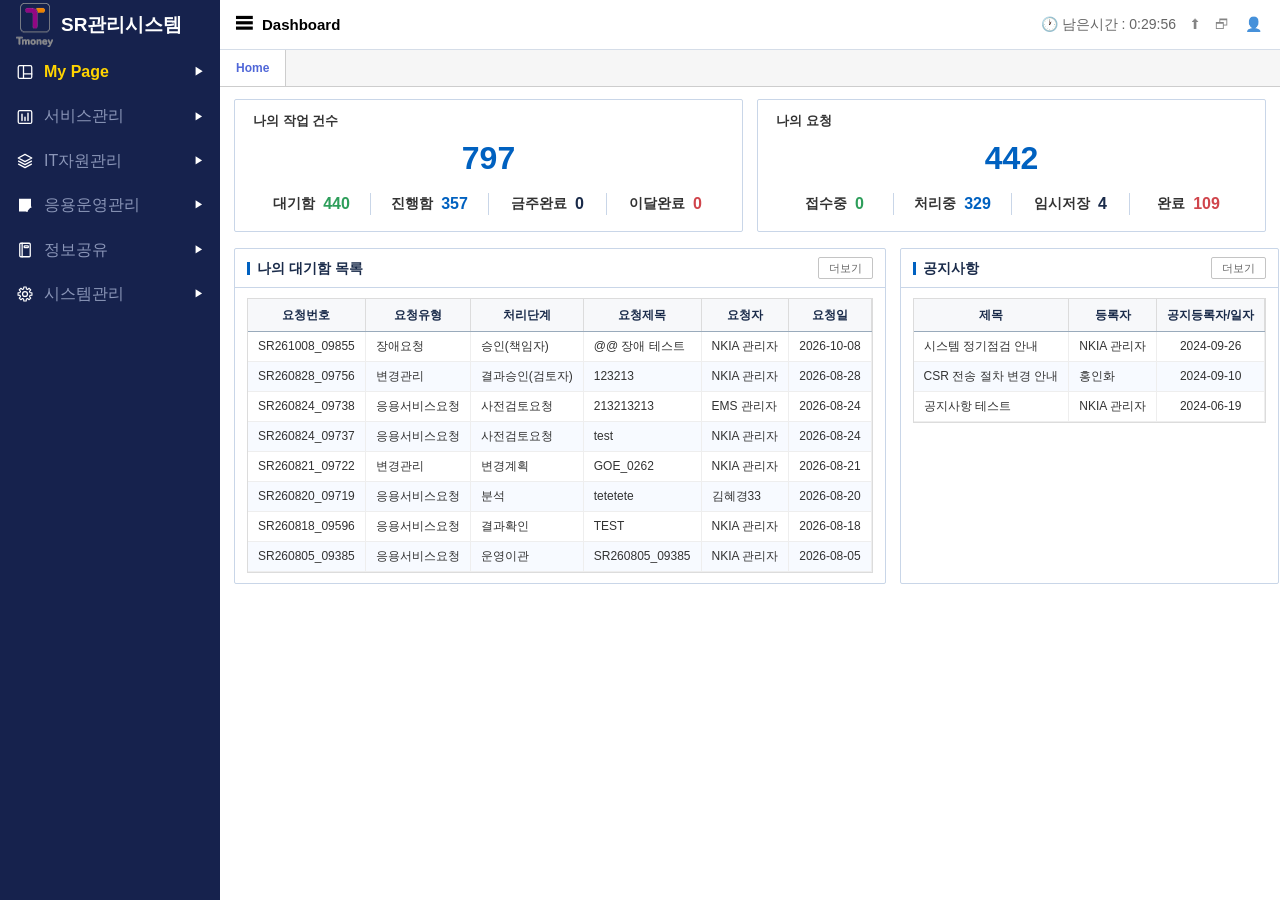
<file: index.html>
<!DOCTYPE html>
<html lang="ko">
<head>
  <meta charset="utf-8">
  <meta name="viewport" content="width=device-width, initial-scale=1">
  <title>SR관리시스템 | Tmoney ITSM</title>
  <link rel="stylesheet" href="assets/css/tokens.css">
  <link rel="stylesheet" href="assets/css/common.css">
</head>
<body>
<div class="app">

  <!-- ===== 좌측 메뉴 (셸 · 영구 유지) — Tmoney 원본 메뉴체계(6 대분류 · 37 중분류 · 123 소분류) ===== -->
  <nav class="app-lnb">
    <div class="lnb-logo"><span class="mark"></span>SR관리시스템</div>

    <!-- depth-1: My Page (ME0800) -->
    <div class="lnb-node">
      <!-- ps-font-icon-layout-o -->
      <div class="lnb-top has-children"><span class="ic"><svg viewBox="0 0 24 24"><rect x="3" y="3.5" width="18" height="17" rx="2"/><path d="M10 3.5v17M10 14.5h11"/></svg></span>My Page<span class="chev">▶</span></div>
      <div class="lnb-children">
        <div class="lnb-node">
          <div class="lnb-sub has-children">· 서비스요청<span class="chev">▶</span></div>
          <div class="lnb-children">
            <a class="lnb-leaf">인프라서비스요청</a>
            <a class="lnb-leaf">응용서비스요청(CSR)</a>
          </div>
        </div>
        <div class="lnb-node">
          <div class="lnb-sub has-children">· 단순문의<span class="chev">▶</span></div>
          <div class="lnb-children">
            <a class="lnb-leaf">인프라단순문의</a>
            <a class="lnb-leaf">응용단순문의</a>
          </div>
        </div>
        <div class="lnb-node">
          <div class="lnb-sub has-children">· 서비스요청(병행)<span class="chev">▶</span></div>
          <div class="lnb-children">
            <a class="lnb-leaf">운영관리도구신청(신규인력)</a>
            <a class="lnb-leaf">클라우드/NW/보안 병행작업</a>
            <a class="lnb-leaf">내부통신요청</a>
            <a class="lnb-leaf">대외통신요청</a>
          </div>
        </div>
        <div class="lnb-node">
          <div class="lnb-sub has-children">· 나의 작업함<span class="chev">▶</span></div>
          <div class="lnb-children">
            <a class="lnb-leaf impl" href="pages/mypage.html"
               data-src="pages/mypage.html"
               data-path="My Page 〉 나의 작업함 〉 대기함"
               data-label="대기함" data-id="mypage">대기함</a>
            <a class="lnb-leaf">진행함</a>
            <a class="lnb-leaf">완료함</a>
            <a class="lnb-leaf">요청이력함</a>
          </div>
        </div>
      </div>
    </div>

    <!-- depth-1: 서비스관리 (ME0002) -->
    <div class="lnb-node">
      <!-- ps-font-icon-bar-chart-2 -->
      <div class="lnb-top has-children"><span class="ic"><svg viewBox="0 0 24 24"><rect x="3" y="3.5" width="18" height="17" rx="2"/><path d="M8 16.6V8.4M12 16.6v-4.2M16 16.6V7" stroke-width="1.9"/></svg></span>서비스관리<span class="chev">▶</span></div>
      <div class="lnb-children">
        <div class="lnb-node">
          <div class="lnb-sub has-children">· 서비스요청현황<span class="chev">▶</span></div>
          <div class="lnb-children">
            <a class="lnb-leaf">종합요청현황</a>
            <a class="lnb-leaf">인프라서비스요청현황</a>
            <a class="lnb-leaf">인프라단순문의현황</a>
            <a class="lnb-leaf">응용 서비스요청현황</a>
            <a class="lnb-leaf">응용단순문의현황</a>
          </div>
        </div>
        <div class="lnb-node">
          <div class="lnb-sub has-children">· 인프라변경관리<span class="chev">▶</span></div>
          <div class="lnb-children">
            <a class="lnb-leaf">인프라변경등록</a>
            <a class="lnb-leaf">인프라변경관리현황</a>
            <a class="lnb-leaf">인프라구성(항목)변경등록</a>
            <a class="lnb-leaf">인프라구성(항목)변경현황</a>
          </div>
        </div>
        <div class="lnb-node">
          <div class="lnb-sub has-children">· 장애/이벤트관리<span class="chev">▶</span></div>
          <div class="lnb-children">
            <a class="lnb-leaf">장애/이벤트등록</a>
            <a class="lnb-leaf">장애/이벤트관리현황</a>
            <a class="lnb-leaf">재발방지대책등록</a>
            <a class="lnb-leaf">재발방지대책현황</a>
          </div>
        </div>
        <div class="lnb-node">
          <div class="lnb-sub has-children">· 문제관리<span class="chev">▶</span></div>
          <div class="lnb-children">
            <a class="lnb-leaf">문제등록</a>
            <a class="lnb-leaf">문제관리현황</a>
          </div>
        </div>
        <div class="lnb-node">
          <div class="lnb-sub has-children">· 결함관리<span class="chev">▶</span></div>
          <div class="lnb-children">
            <a class="lnb-leaf">결함등록</a>
            <a class="lnb-leaf">결함관리현황</a>
          </div>
        </div>
        <div class="lnb-node">
          <div class="lnb-sub has-children">· SMCT이력조회<span class="chev">▶</span></div>
          <div class="lnb-children">
            <a class="lnb-leaf">작업의뢰이력조회</a>
            <a class="lnb-leaf">CSR이력조회</a>
          </div>
        </div>
      </div>
    </div>

    <!-- depth-1: IT자원관리 (ME0306) -->
    <div class="lnb-node">
      <!-- ps-font-icon-layer-o -->
      <div class="lnb-top has-children"><span class="ic"><svg viewBox="0 0 24 24"><path d="M12 3.2L21 8l-9 4.8L3 8z"/><path d="M3.4 12.2L12 16.8l8.6-4.6"/><path d="M3.4 16.2L12 20.8l8.6-4.6"/></svg></span>IT자원관리<span class="chev">▶</span></div>
      <div class="lnb-children">
        <div class="lnb-node">
          <div class="lnb-sub has-children">· IT자원구성정보관리<span class="chev">▶</span></div>
          <div class="lnb-children">
            <a class="lnb-leaf">IT자원구성정보관리</a>
            <a class="lnb-leaf">IT자원변경이력현황</a>
            <a class="lnb-leaf">재현테스트</a>
          </div>
        </div>
        <div class="lnb-node">
          <div class="lnb-sub has-children">· IT자원등록<span class="chev">▶</span></div>
          <div class="lnb-children">
            <a class="lnb-leaf">IT자원등록요청(건별)</a>
            <a class="lnb-leaf">IT자원등록요청(일괄)</a>
            <a class="lnb-leaf">IT자원등록요청검토</a>
            <a class="lnb-leaf">IT자원등록요청승인</a>
            <a class="lnb-leaf">IT자원등록요청반영</a>
          </div>
        </div>
        <div class="lnb-node">
          <div class="lnb-sub has-children">· IT자원일괄변경<span class="chev">▶</span></div>
          <div class="lnb-children">
            <a class="lnb-leaf">IT자원목록조회(다운로드)</a>
            <a class="lnb-leaf">IT자원일괄변경</a>
          </div>
        </div>
        <div class="lnb-node">
          <div class="lnb-sub has-children">· 회선관리<span class="chev">▶</span></div>
          <div class="lnb-children">
            <a class="lnb-leaf">회선관리</a>
          </div>
        </div>
        <div class="lnb-node">
          <div class="lnb-sub has-children">· IT자원현황통계<span class="chev">▶</span></div>
          <div class="lnb-children">
            <a class="lnb-leaf">분류체계별현황</a>
            <a class="lnb-leaf">연도별도입현황</a>
            <a class="lnb-leaf">연도별폐기현황</a>
            <a class="lnb-leaf">폐기자원조회</a>
          </div>
        </div>
        <div class="lnb-node">
          <div class="lnb-sub has-children">· IT자원삭제(관리자)<span class="chev">▶</span></div>
          <div class="lnb-children">
            <a class="lnb-leaf">IT자원삭제</a>
            <a class="lnb-leaf">IT자원삭제이력</a>
          </div>
        </div>
        <div class="lnb-node">
          <div class="lnb-sub has-children">· IT자원 기준정보관리<span class="chev">▶</span></div>
          <div class="lnb-children">
            <a class="lnb-leaf">분류체계관리</a>
            <a class="lnb-leaf">속성관리</a>
            <a class="lnb-leaf">테이블관리</a>
            <a class="lnb-leaf">분류체계별 속성관리</a>
            <a class="lnb-leaf">분류체계 속성 동기화</a>
            <a class="lnb-leaf">위치관리</a>
            <a class="lnb-leaf">IT자원 뷰테이블 관리</a>
          </div>
        </div>
        <div class="lnb-node">
          <div class="lnb-sub has-children">· 사업/계약관리<span class="chev">▶</span></div>
          <div class="lnb-children">
            <a class="lnb-leaf">유지보수계약관리</a>
            <a class="lnb-leaf">업체관리</a>
          </div>
        </div>
      </div>
    </div>

    <!-- depth-1: 응용운영관리 (ME1298) -->
    <div class="lnb-node">
      <!-- ps-font-icon-sticky-note -->
      <div class="lnb-top has-children"><span class="ic"><svg viewBox="0 0 24 24"><path d="M4 3.5h16v11.2L14.7 20.5H4z" fill="currentColor" stroke="none"/><path d="M14.7 20.5v-5.8H20" /></svg></span>응용운영관리<span class="chev">▶</span></div>
      <div class="lnb-children">
        <div class="lnb-node">
          <div class="lnb-sub has-children">· 시스템업무관리<span class="chev">▶</span></div>
          <div class="lnb-children">
            <a class="lnb-leaf">시스템업무관리</a>
            <a class="lnb-leaf">시스템업무조회</a>
          </div>
        </div>
        <div class="lnb-node">
          <div class="lnb-sub has-children">· 테스트관리<span class="chev">▶</span></div>
          <div class="lnb-children">
            <a class="lnb-leaf">테스트시나리오관리</a>
          </div>
        </div>
      </div>
    </div>

    <!-- depth-1: 정보공유 (ME0772) -->
    <div class="lnb-node">
      <!-- ps-font-icon-dictionary -->
      <div class="lnb-top has-children"><span class="ic"><svg viewBox="0 0 24 24"><rect x="5" y="3" width="14" height="18" rx="1.4"/><path d="M8.2 3v18"/><rect x="11" y="6.4" width="5.4" height="2.4" rx=".6"/></svg></span>정보공유<span class="chev">▶</span></div>
      <div class="lnb-children">
        <div class="lnb-node">
          <div class="lnb-sub has-children">· 게시판<span class="chev">▶</span></div>
          <div class="lnb-children">
            <a class="lnb-leaf">유형별Q&amp;A</a>
            <a class="lnb-leaf">CSR게시판</a>
          </div>
        </div>
        <div class="lnb-node">
          <div class="lnb-sub has-children">· 지식관리<span class="chev">▶</span></div>
          <div class="lnb-children">
            <a class="lnb-leaf">KEDB 관리</a>
            <a class="lnb-leaf">KEDB 조회</a>
          </div>
        </div>
      </div>
    </div>

    <!-- depth-1: 시스템관리 (ME0005) -->
    <div class="lnb-node">
      <!-- ps-font-icon-settings-o -->
      <div class="lnb-top has-children"><span class="ic"><svg viewBox="0 0 24 24"><path d="M21.26 10.38 21.26 13.62 18.64 13.87 18.02 15.37 19.69 17.41 17.41 19.69 15.37 18.02 13.87 18.64 13.62 21.26 10.38 21.26 10.13 18.64 8.63 18.02 6.59 19.69 4.31 17.41 5.98 15.37 5.36 13.87 2.74 13.62 2.74 10.38 5.36 10.13 5.98 8.63 4.31 6.59 6.59 4.31 8.63 5.98 10.13 5.36 10.38 2.74 13.62 2.74 13.87 5.36 15.37 5.98 17.41 4.31 19.69 6.59 18.02 8.63 18.64 10.13Z" stroke-width="1.5"/><circle cx="12" cy="12" r="3.3"/></svg></span>시스템관리<span class="chev">▶</span></div>
      <div class="lnb-children">
        <div class="lnb-node">
          <div class="lnb-sub has-children">· 조직관리<span class="chev">▶</span></div>
          <div class="lnb-children">
            <a class="lnb-leaf">조회대상 관리</a>
            <a class="lnb-leaf">부서관리</a>
            <a class="lnb-leaf">사용자관리</a>
          </div>
        </div>
        <div class="lnb-node">
          <div class="lnb-sub has-children">· 권한관리<span class="chev">▶</span></div>
          <div class="lnb-children">
            <a class="lnb-leaf">메뉴관리</a>
            <a class="lnb-leaf">메뉴권한 관리</a>
            <a class="lnb-leaf">사용자그룹 관리</a>
            <a class="lnb-leaf">담당자그룹 관리</a>
            <a class="lnb-leaf">IT자원 권한관리</a>
            <a class="lnb-leaf">홈위젯관리</a>
            <a class="lnb-leaf">위젯그룹관리</a>
          </div>
        </div>
        <div class="lnb-node">
          <div class="lnb-sub has-children">· 게시판관리<span class="chev">▶</span></div>
          <div class="lnb-children">
            <a class="lnb-leaf">공지사항관리</a>
            <a class="lnb-leaf">통합게시판 관리</a>
          </div>
        </div>
        <div class="lnb-node">
          <div class="lnb-sub has-children">· 로그인관리<span class="chev">▶</span></div>
          <div class="lnb-children">
            <a class="lnb-leaf">로그인 설정</a>
            <a class="lnb-leaf">로그인 이력조회</a>
          </div>
        </div>
        <div class="lnb-node">
          <div class="lnb-sub has-children">· 프로세스관리<span class="chev">▶</span></div>
          <div class="lnb-children">
            <a class="lnb-leaf">프로세스 데이터 관리</a>
            <a class="lnb-leaf">프로세스 삭제이력</a>
            <a class="lnb-leaf">프로세스 TASK 설정</a>
            <a class="lnb-leaf">프로세스 권한관리</a>
            <a class="lnb-leaf">프로세스 버전관리</a>
            <a class="lnb-leaf">프로세스 담당자관리</a>
            <a class="lnb-leaf">프로세스담당자일괄수정</a>
            <a class="lnb-leaf">프로세스 강제진행</a>
            <a class="lnb-leaf">프로세스 초기화</a>
          </div>
        </div>
        <div class="lnb-node">
          <div class="lnb-sub has-children">· 코드관리<span class="chev">▶</span></div>
          <div class="lnb-children">
            <a class="lnb-leaf">공통코드관리</a>
            <a class="lnb-leaf">멀티코드관리</a>
            <a class="lnb-leaf">공휴일관리</a>
            <a class="lnb-leaf">목록타이틀 관리</a>
          </div>
        </div>
        <div class="lnb-node">
          <div class="lnb-sub has-children">· 작업양식관리<span class="chev">▶</span></div>
          <div class="lnb-children">
            <a class="lnb-leaf">작업요청양식관리</a>
            <a class="lnb-leaf">고객사별 양식관리</a>
          </div>
        </div>
        <div class="lnb-node">
          <div class="lnb-sub has-children">· 현황마법사관리<span class="chev">▶</span></div>
          <div class="lnb-children">
            <a class="lnb-leaf">현황마법사 조회</a>
            <a class="lnb-leaf">현황마법사 등록</a>
          </div>
        </div>
        <div class="lnb-node">
          <div class="lnb-sub has-children">· AP관리<span class="chev">▶</span></div>
          <div class="lnb-children">
            <a class="lnb-leaf">프라퍼티관리</a>
            <a class="lnb-leaf">스케쥴러관리</a>
            <a class="lnb-leaf">소스관리</a>
            <a class="lnb-leaf">프라퍼티 암호화</a>
            <a class="lnb-leaf">사용자정의 쿼리</a>
            <a class="lnb-leaf">SMTP 관리</a>
            <a class="lnb-leaf">메일 템플릿 관리</a>
          </div>
        </div>
        <div class="lnb-node">
          <div class="lnb-sub has-children">· 서식파일관리<span class="chev">▶</span></div>
          <div class="lnb-children">
            <a class="lnb-leaf">서식파일 관리</a>
          </div>
        </div>
        <div class="lnb-node">
          <div class="lnb-sub has-children">· 데이터현황관리<span class="chev">▶</span></div>
          <div class="lnb-children">
            <a class="lnb-leaf">테이블컬럼</a>
            <a class="lnb-leaf">현황관리</a>
            <a class="lnb-leaf">항목설정</a>
            <a class="lnb-leaf">현황데이타검색</a>
            <a class="lnb-leaf">운영자현황조회</a>
            <a class="lnb-leaf">현황조회</a>
          </div>
        </div>
        <div class="lnb-node">
          <div class="lnb-sub has-children">· 이력관리<span class="chev">▶</span></div>
          <div class="lnb-children">
            <a class="lnb-leaf">사용자정보변경이력</a>
            <a class="lnb-leaf">사용자그룹변경이력</a>
            <a class="lnb-leaf">고객사정보변경이력</a>
            <a class="lnb-leaf">로그 이력</a>
            <a class="lnb-leaf">엑셀다운로드 이력</a>
          </div>
        </div>
        <div class="lnb-node">
          <div class="lnb-sub has-children">· 엑셀업로드<span class="chev">▶</span></div>
          <div class="lnb-children">
            <a class="lnb-leaf">엑셀업로드</a>
            <a class="lnb-leaf">엑셀속성관리</a>
            <a class="lnb-leaf">엑셀팝업관리</a>
          </div>
        </div>
        <div class="lnb-node">
          <div class="lnb-sub has-children">· ITSM디자인 관리<span class="chev">▶</span></div>
          <div class="lnb-children">
            <a class="lnb-leaf">프로세스디자이너</a>
            <a class="lnb-leaf">폼디자이너</a>
            <a class="lnb-leaf">DB관리(상세)</a>
            <a class="lnb-leaf">DB관리(개별)</a>
          </div>
        </div>
        <div class="lnb-node">
          <div class="lnb-sub has-children">· 표준연계<span class="chev">▶</span></div>
          <div class="lnb-children">
            <a class="lnb-leaf">표준연계조회</a>
            <a class="lnb-leaf">표준연계관리</a>
          </div>
        </div>
      </div>
    </div>

  </nav>

  <!-- ===== 우측 영역 (셸 · 헤더/탭 영구 유지, 콘텐츠만 iframe 교체) ===== -->
  <div class="app-main">

    <!-- 흰색 헤더 -->
    <header class="app-gnb">
      <div class="gnb-path">
        <span class="hamburger">☰</span>
        <span id="gnbPath">Dashboard</span>
      </div>
      <div class="gnb-right">
        <span>🕐 남은시간 : 0:29:56</span>
        <span class="icon">⬆</span>
        <span class="icon">🗗</span>
        <span class="icon">👤</span>
      </div>
    </header>

    <!-- 콘텐츠 탭 바 -->
    <div class="app-tabs" id="appTabs">
      <div class="app-tab active" data-id="home">Home</div>
    </div>

    <!-- 콘텐츠 영역 (iframe 으로 교체) -->
    <iframe class="content-frame" id="contentFrame" src="pages/home.html" title="콘텐츠"></iframe>
  </div>
</div>

<script>
(function () {
  var frame  = document.getElementById('contentFrame');
  var pathEl = document.getElementById('gnbPath');
  var tabs   = document.getElementById('appTabs');
  var HOME   = { id: 'home', src: 'pages/home.html', path: 'Dashboard', label: 'Home' };

  function activate(id) {
    Array.prototype.forEach.call(tabs.querySelectorAll('.app-tab'), function (t) {
      t.classList.toggle('active', t.dataset.id === id);
    });
  }
  function load(p) { frame.src = p.src; pathEl.textContent = p.path; }

  function open(p) {
    if (p.id !== 'home' && !tabs.querySelector('.app-tab[data-id="' + p.id + '"]')) {
      var tab = document.createElement('div');
      tab.className = 'app-tab';
      tab.dataset.id = p.id;
      tab.innerHTML = p.label + ' <span class="x">✕</span>';
      tab.addEventListener('click', function (e) {
        if (e.target.classList.contains('x')) { e.stopPropagation(); closeTab(p); }
        else { load(p); activate(p.id); }
      });
      tabs.appendChild(tab);
    }
    load(p); activate(p.id);
  }
  function closeTab(p) {
    var tab = tabs.querySelector('.app-tab[data-id="' + p.id + '"]');
    if (tab) tab.remove();
    open(HOME);
  }

  tabs.querySelector('.app-tab[data-id="home"]').addEventListener('click', function () { open(HOME); });

  Array.prototype.forEach.call(document.querySelectorAll('[data-src]'), function (el) {
    el.addEventListener('click', function (e) {
      e.preventDefault();
      open({ id: el.dataset.id, src: el.dataset.src, path: el.dataset.path, label: el.dataset.label });
    });
  });

  /* iframe(콘텐츠 화면)에서 새 탭 열기 요청 (postMessage type=openTab) */
  window.addEventListener('message', function (e) {
    var d = e.data;
    if (d && d.type === 'openTab' && d.payload && d.payload.id && d.payload.src) open(d.payload);
  });

  /* 구현(신규·변경) 메뉴 강조 전파 — leaf(.lnb-leaf.impl)의 상위 중분류·대분류 헤더에도 .impl 부여.
     새 화면을 추가할 때는 해당 leaf 에 class="lnb-leaf impl" 만 붙이면 트리 상단까지 자동 강조된다. */
  Array.prototype.forEach.call(document.querySelectorAll('.lnb-leaf.impl'), function (leaf) {
    var node = leaf.closest('.lnb-node');
    while (node) {
      var head = node.querySelector(':scope > .lnb-top, :scope > .lnb-sub');
      if (head) head.classList.add('impl');
      node = node.parentElement ? node.parentElement.closest('.lnb-node') : null;
    }
  });

  /* 좌측 트리 펼침/접힘 (3-depth) — 헤더 클릭 시 부모 .lnb-node 토글 */
  Array.prototype.forEach.call(
    document.querySelectorAll('.lnb-top.has-children, .lnb-sub.has-children'),
    function (h) {
      h.addEventListener('click', function () {
        h.parentElement.classList.toggle('open');
      });
    });
})();
</script>
</body>
</html>
</file>
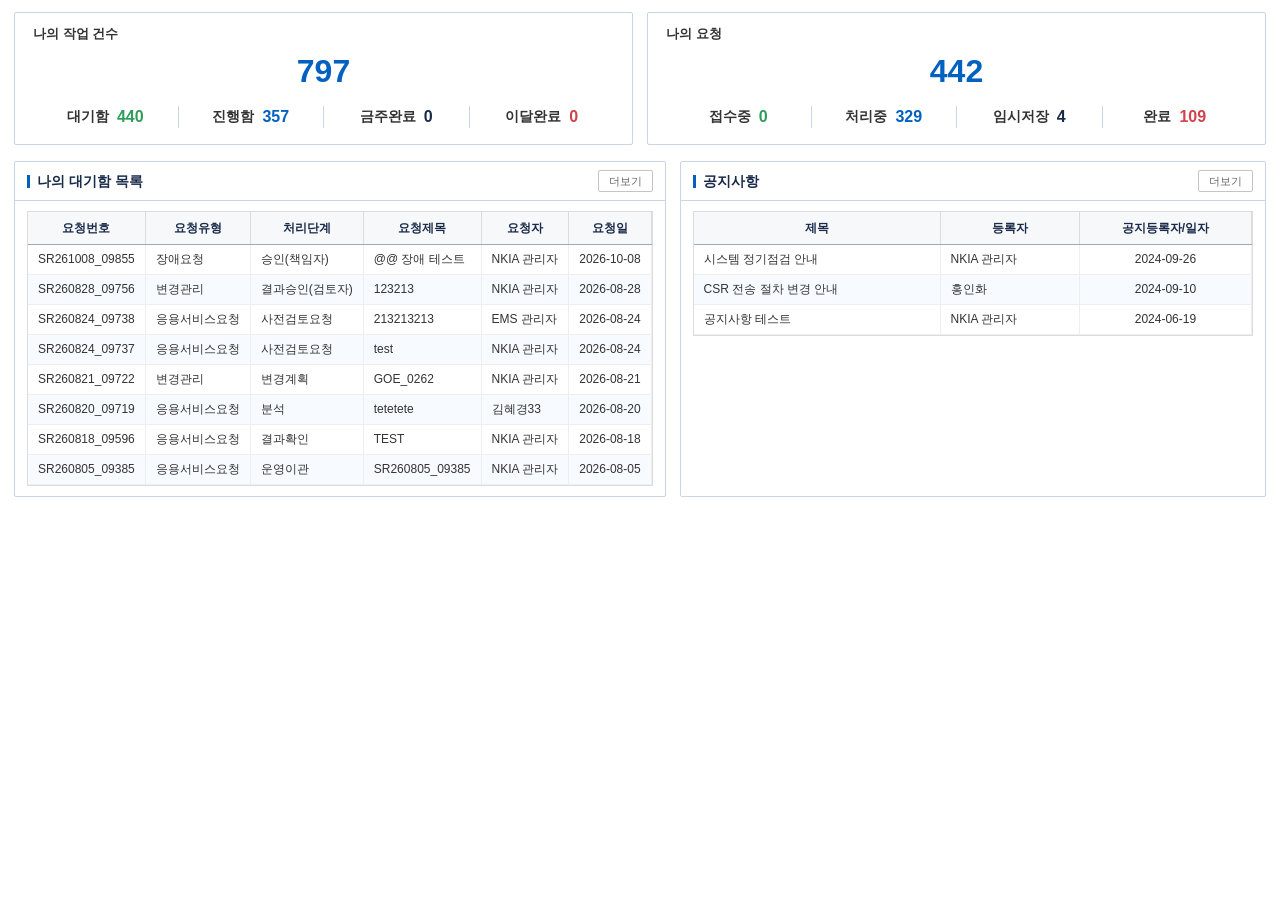
<file: pages/home.html>
<!DOCTYPE html>
<html lang="ko">
<head>
  <meta charset="utf-8">
  <meta name="viewport" content="width=device-width, initial-scale=1">
  <title>Dashboard | SR관리시스템</title>
  <link rel="stylesheet" href="../assets/css/tokens.css">
  <link rel="stylesheet" href="../assets/css/common.css">
</head>
<body class="content-page">
<!-- 콘텐츠 전용 문서: 셸(좌측 메뉴 + 상단 헤더 + 탭)은 index.html 이 유지 -->
<!-- 원본 Dashboard(homeWidgetDashboard) 구성: 나의 작업 건수 · 나의 요청 건수 · 나의 대기함 목록 · 공지사항 -->
  <main class="app-content">
    <div class="dashboard">

      <div class="dash-bottom">
        <section class="kpi">
          <div class="kpi-title">나의 작업 건수</div>
          <div class="kpi-total">797</div>
          <div class="kpi-breakdown">
            <span class="kpi-item">대기함 <b class="kpi-num--done">440</b></span>
            <span class="kpi-item">진행함 <b class="kpi-num--blue">357</b></span>
            <span class="kpi-item">금주완료 <b class="kpi-num--dark">0</b></span>
            <span class="kpi-item">이달완료 <b class="kpi-num--red">0</b></span>
          </div>
        </section>
        <section class="kpi">
          <div class="kpi-title">나의 요청</div>
          <div class="kpi-total">442</div>
          <div class="kpi-breakdown">
            <span class="kpi-item">접수중 <b class="kpi-num--done">0</b></span>
            <span class="kpi-item">처리중 <b class="kpi-num--blue">329</b></span>
            <span class="kpi-item">임시저장 <b class="kpi-num--dark">4</b></span>
            <span class="kpi-item">완료 <b class="kpi-num--red">109</b></span>
          </div>
        </section>
      </div>

      <div class="dash-bottom">
        <section class="card">
          <div class="card-head"><span class="title">나의 대기함 목록</span>
            <span class="more"><button class="btn btn--more">더보기</button></span></div>
          <div class="card-body">
            <div class="grid-scroll">
              <table class="grid">
                <thead><tr><th>요청번호</th><th>요청유형</th><th>처리단계</th><th>요청제목</th><th>요청자</th><th>요청일</th></tr></thead>
                <tbody>
                  <tr><td class="num">SR261008_09855</td><td>장애요청</td><td>승인(책임자)</td><td>@@ 장애 테스트</td><td>NKIA 관리자</td><td class="date">2026-10-08</td></tr>
                  <tr><td class="num">SR260828_09756</td><td>변경관리</td><td>결과승인(검토자)</td><td>123213</td><td>NKIA 관리자</td><td class="date">2026-08-28</td></tr>
                  <tr><td class="num">SR260824_09738</td><td>응용서비스요청</td><td>사전검토요청</td><td>213213213</td><td>EMS 관리자</td><td class="date">2026-08-24</td></tr>
                  <tr><td class="num">SR260824_09737</td><td>응용서비스요청</td><td>사전검토요청</td><td>test</td><td>NKIA 관리자</td><td class="date">2026-08-24</td></tr>
                  <tr><td class="num">SR260821_09722</td><td>변경관리</td><td>변경계획</td><td>GOE_0262</td><td>NKIA 관리자</td><td class="date">2026-08-21</td></tr>
                  <tr><td class="num">SR260820_09719</td><td>응용서비스요청</td><td>분석</td><td>tetetete</td><td>김혜경33</td><td class="date">2026-08-20</td></tr>
                  <tr><td class="num">SR260818_09596</td><td>응용서비스요청</td><td>결과확인</td><td>TEST</td><td>NKIA 관리자</td><td class="date">2026-08-18</td></tr>
                  <tr><td class="num">SR260805_09385</td><td>응용서비스요청</td><td>운영이관</td><td>SR260805_09385</td><td>NKIA 관리자</td><td class="date">2026-08-05</td></tr>
                </tbody>
              </table>
            </div>
          </div>
        </section>
        <section class="card">
          <div class="card-head"><span class="title">공지사항</span>
            <span class="more"><button class="btn btn--more">더보기</button></span></div>
          <div class="card-body">
            <div class="grid-scroll">
              <table class="grid">
                <thead><tr><th>제목</th><th>등록자</th><th>공지등록자/일자</th></tr></thead>
                <tbody>
                  <tr><td>시스템 정기점검 안내</td><td>NKIA 관리자</td><td class="date">2024-09-26</td></tr>
                  <tr><td>CSR 전송 절차 변경 안내</td><td>홍인화</td><td class="date">2024-09-10</td></tr>
                  <tr><td>공지사항 테스트</td><td>NKIA 관리자</td><td class="date">2024-06-19</td></tr>
                </tbody>
              </table>
            </div>
          </div>
        </section>
      </div>

    </div>
  </main>
</body>
</html>
</file>
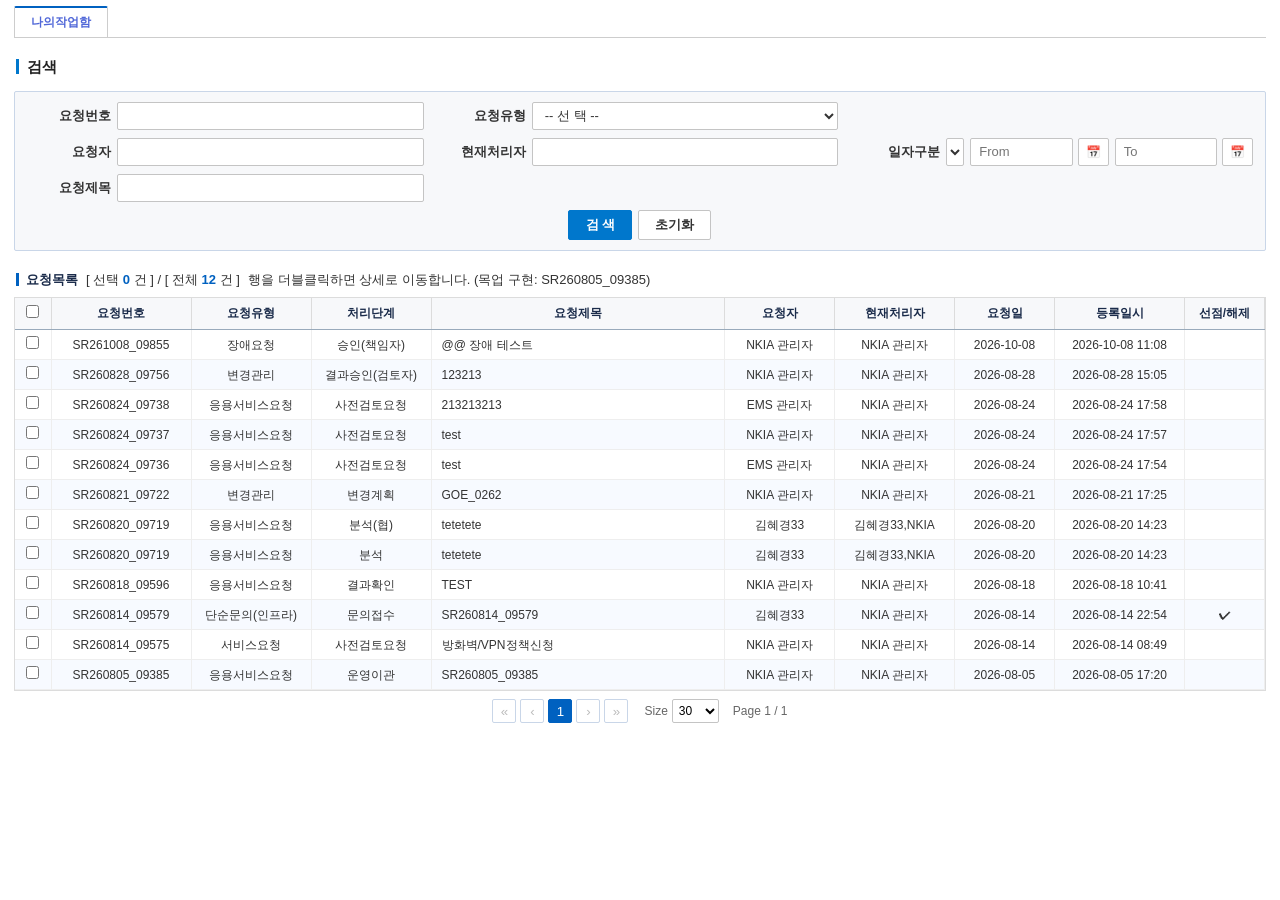
<file: pages/mypage.html>
<!DOCTYPE html>
<html lang="ko">
<head>
  <meta charset="utf-8">
  <meta name="viewport" content="width=device-width, initial-scale=1">
  <title>대기함 — My Page 〉 나의 작업함 | SR관리시스템</title>
  <link rel="stylesheet" href="../assets/css/tokens.css">
  <link rel="stylesheet" href="../assets/css/common.css">
  <script src="../assets/js/datepicker.js" defer></script>
</head>
<body class="content-page">
<!-- 콘텐츠 전용 문서: 셸(좌측 메뉴 + 상단 헤더 + 탭)은 index.html 이 유지 -->
<!-- 화면 정의서: functionMd/mypage.md
     흐름: 나의작업함(대기함 목록) → 행 더블클릭 → [요청번호] 운영이관 문서탭 → CSR 전송 팝업 -->
  <main class="app-content">

    <!-- 인페이지 문서 탭 (원본: 나의작업함 | [SR…] 운영이관 ✕) -->
    <div class="doc-tabs" id="docTabs">
      <div class="doc-tab active" data-doc="list">나의작업함</div>
      <div class="doc-tab" data-doc="detail" hidden><span class="dt-label"></span><span class="x" title="닫기">✕</span></div>
    </div>

    <!-- =====================================================================
         문서 1 · 나의작업함 (대기함 목록)
    ====================================================================== -->
    <section class="doc-panel" data-doc="list">
      <div class="page-title">검색</div>
      <div class="search-box search-box--col3">
        <div class="sb-field"><span class="fc-label">요청번호</span><input class="field" id="sfSr"></div>
        <div class="sb-field"><span class="fc-label">요청유형</span>
          <select class="field" id="sfType">
            <option value="">-- 선 택 --</option>
            <option>서비스요청</option><option>변경관리</option><option>장애요청</option><option>문제요청</option>
            <option>구성항목변경관리</option><option>응용서비스요청</option><option>결함요청</option>
            <option>단순문의(응용)</option><option>단순문의(인프라)</option>
          </select></div>
        <div></div>
        <div class="sb-field"><span class="fc-label">요청자</span><input class="field" id="sfUser"></div>
        <div class="sb-field"><span class="fc-label">현재처리자</span><input class="field" id="sfWorker"></div>
        <div class="sb-field"><span class="fc-label">일자구분</span>
          <select class="field" id="sfDateType"><option value="">-- 선 택 --</option><option>요청일</option><option>등록일시</option></select>
          <div class="input-wrap input-wrap--datetime"><input class="field" placeholder="From"><button class="icon-btn" title="달력">📅</button></div>
          <div class="input-wrap input-wrap--datetime"><input class="field" placeholder="To"><button class="icon-btn" title="달력">📅</button></div>
        </div>
        <div class="sb-field"><span class="fc-label">요청제목</span><input class="field" id="sfTitle"></div>
        <div></div><div></div>
        <div class="sb-actions sb-actions--center">
          <button class="btn btn--primary" id="btnSearch">검 색</button>
          <button class="btn" id="btnReset">초기화</button>
        </div>
      </div>

      <div class="subhead">
        <span class="title">요청목록</span>
        <span class="meta">[ 선택 <b id="listChk">0</b> 건 ] / [ 전체 <b id="listTotal">0</b> 건 ]</span>
        <span class="meta">행을 더블클릭하면 상세로 이동합니다. (목업 구현: SR260805_09385)</span>
      </div>
      <div class="grid-scroll">
        <table class="grid" style="min-width:1200px;">
          <thead>
            <tr>
              <th style="width:36px"><input type="checkbox" id="listAll"></th>
              <th style="width:140px">요청번호</th>
              <th style="width:120px">요청유형</th>
              <th style="width:120px">처리단계</th>
              <th>요청제목</th>
              <th style="width:110px">요청자</th>
              <th style="width:120px">현재처리자</th>
              <th style="width:100px">요청일</th>
              <th style="width:130px">등록일시</th>
              <th style="width:80px">선점/해제</th>
            </tr>
          </thead>
          <tbody id="listBody"></tbody>
        </table>
      </div>
      <div class="pager">
        <button disabled>&laquo;</button><button disabled>&lsaquo;</button>
        <button class="active">1</button>
        <button disabled>&rsaquo;</button><button disabled>&raquo;</button>
        <span class="pg-size">Size <select><option>30</option><option>50</option><option>100</option></select></span>
        <span class="pg-info">Page 1 / 1</span>
      </div>
    </section>

    <!-- =====================================================================
         문서 2 · [SR260805_09385] 운영이관 (요청 상세)
    ====================================================================== -->
    <section class="doc-panel" data-doc="detail" hidden>

      <div class="flow-head">
        <span class="title">절차 흐름도</span>
        <span class="spacer"></span>
        <button class="btn btn--primary btn--sm" id="btnFoldAll">폼 펼치기</button>
        <button class="btn btn--primary btn--sm" id="btnFoldNone">폼 접기</button>
        <button class="btn btn--primary btn--sm">CSR게시판</button>
      </div>
      <div class="proc-flow" id="procFlow"></div>

      <!-- 현재 단계: 운영이관 -->
      <div class="foldable">
        <div class="fold-head">운영이관</div>
        <div class="fold-body">
          <div class="subhead">
            <span class="title">테스트 현황</span>
            <span class="spacer"></span>
            <button class="btn btn--primary">테스트 계획/결과</button>
          </div>
          <div class="grid-scroll grid-scroll--min3">
            <table class="grid">
              <thead><tr><th>유형</th><th style="width:16%">테스트케이스</th><th style="width:12%">성공</th><th style="width:12%">실패</th><th style="width:12%">결함</th></tr></thead>
              <tbody>
                <tr><td class="num">단위테스트</td><td class="num">1</td><td class="num">1</td><td class="num">0</td><td class="num">0</td></tr>
                <tr><td class="num">사용자승인테스트</td><td class="num">1</td><td class="num">1</td><td class="num">0</td><td class="num">0</td></tr>
              </tbody>
            </table>
          </div>

          <div class="form">
            <div class="form-row">
              <div class="fc fc--full">
                <span class="fc-label">소스 URL</span>
                <div class="url-row"><input class="field" readonly value="https://svn.tmoney.example/svn/NSS"><button class="btn btn--primary">소스 목록</button></div>
              </div>
              <div class="fc fc--full">
                <span class="fc-label">산출물 URL</span>
                <div class="url-row"><input class="field" readonly value=""><button class="btn btn--primary" disabled>산출물 목록</button></div>
              </div>
            </div>
            <div class="note-warn">소스 URL/산출물URL 정보가 없을 시 소스 목록/산출물 목록이 보이지 않습니다.</div>
            <div class="form-row">
              <div class="fc fc--span2">
                <span class="fc-label">CSR전송유형</span>
                <div class="radio-set">
                  <label><input type="radio" name="csrType" value="01"> 펌웨어/앱</label>
                  <label><input type="radio" name="csrType" value="02" checked> 운영정보</label>
                  <label><input type="radio" name="csrType" value="03"> 대상아님</label>
                </div>
              </div>
            </div>
            <div class="form-row">
              <div class="fc"><div class="btn-group"><button class="btn btn--primary" id="btnCsrOpen">CSR 전송</button></div></div>
            </div>
            <div class="form-row">
              <div class="fc fc--full">
                <span class="fc-label">결과확인</span>
                <div class="textarea-wrap">
                  <textarea class="field ta--4row"></textarea>
                  <div class="scroll-btns"><button class="up">▲</button><button class="down">▼</button></div>
                </div>
              </div>
            </div>
          </div>

          <div class="ctabs">
            <div class="ctab active">파일정보<span class="cnt">0</span></div>
            <div class="ctab">IT자원정보<span class="cnt">0</span></div>
            <div class="ctab">연관SR정보<span class="cnt">0</span></div>
          </div>
          <div class="subhead">
            <span class="title">첨부파일 목록</span>
            <span class="spacer"></span>
            <button class="btn btn--primary">파일 선택</button>
          </div>
          <div class="grid-scroll grid-scroll--min3">
            <table class="grid">
              <thead><tr><th>파일명</th><th style="width:140px">작업명</th><th style="width:110px">등록자</th><th style="width:110px">등록일</th><th style="width:80px">Size</th><th style="width:60px">삭제</th></tr></thead>
              <tbody><tr><td class="empty" colspan="6">첨부된 파일이 없습니다.</td></tr></tbody>
            </table>
          </div>
        </div>
      </div>

      <div class="form-actions"><button class="btn btn--primary" id="btnDone">완료</button></div>

      <!-- 이전 단계 내용 (읽기전용 · 접이식) — 요청등록은 펼침, 나머지는 접힘 -->
      <div class="foldable js-fold">
        <div class="fold-head">요청등록<span class="spacer"></span><button class="btn btn--sm fold-btn">접기</button></div>
        <div class="fold-body">
          <div class="section-title">기본 정보</div>
          <div class="form">
            <div class="form-row">
              <div class="fc"><span class="fc-label">요청유형</span>
                <select class="field" disabled><option>응용서비스요청</option></select></div>
              <div class="fc"><span class="fc-label">요청번호</span><input class="field" readonly value="SR260805_09385"></div>
              <div class="fc"><span class="fc-label">상위연계요청번호</span>
                <div class="input-wrap"><input class="field" readonly><button class="icon-btn" disabled>↺</button></div></div>
              <div class="fc"></div>
            </div>
            <div class="form-row">
              <div class="fc"><span class="fc-label">요청자</span>
                <div class="input-wrap"><input class="field" readonly value="NKIA 관리자"><button class="icon-btn" disabled>🔍</button><button class="icon-btn" disabled>↺</button></div></div>
              <div class="fc"><span class="fc-label">요청자부서</span><input class="field" readonly value="MY TMONEY"></div>
              <div class="fc"><span class="fc-label">등록자</span><input class="field" readonly value="NKIA 관리자"></div>
              <div class="fc"></div>
            </div>
          </div>
          <div class="section-title">요청 정보</div>
          <div class="form">
            <div class="form-row">
              <div class="fc"><span class="fc-label req">시스템</span>
                <div class="input-wrap"><input class="field" readonly value="수도권통합정산시스템"><button class="icon-btn" disabled>🔍</button><button class="icon-btn" disabled>↺</button></div></div>
              <div class="fc"><span class="fc-label req">업무책임자</span>
                <div class="input-wrap"><input class="field" readonly value="NKIA 관리자"><button class="icon-btn" disabled>🔍</button><button class="icon-btn" disabled>↺</button></div></div>
              <div class="fc"><span class="fc-label req">요청일시</span>
                <div class="input-wrap"><input class="field" readonly value="2026-08-05"><button class="icon-btn" disabled>📅</button>
                  <select class="field field--time" disabled><option>17</option></select><select class="field field--time" disabled><option>20</option></select></div></div>
              <div class="fc"><span class="fc-label req">완료요구일시</span>
                <div class="input-wrap"><input class="field" readonly value="2026-08-12"><button class="icon-btn" disabled>📅</button>
                  <select class="field field--time" disabled><option>17</option></select><select class="field field--time" disabled><option>20</option></select></div></div>
            </div>
            <div class="form-row">
              <div class="fc"><span class="fc-label">업무</span><input class="field" readonly value="1회용교통카드"></div>
              <div class="fc"><span class="fc-label">업무담당자</span><input class="field" readonly value="NKIA 관리자"></div>
              <div class="fc"><span class="fc-label">관리부서책임자</span><input class="field" readonly value="NKIA 관리자"></div>
              <div class="fc"><span class="fc-label req">요청부서책임자</span>
                <div class="input-wrap"><input class="field" readonly value="NKIA 관리자"><button class="icon-btn" disabled>🔍</button><button class="icon-btn" disabled>↺</button></div></div>
            </div>
            <div class="form-row">
              <div class="fc fc--full"><span class="fc-label req">제목</span><input class="field" readonly value="SR260805_09385"></div>
            </div>
            <div class="form-row">
              <div class="fc fc--full"><span class="fc-label req">요청내용</span>
                <div class="textarea-wrap">
                  <textarea class="field" readonly>▣ 현상 및 문제점
 -

▣ 요청 내용
 -
 -
 -

▣ 데이터 사용 용도 및 목적/제공처
 ※ 데이터 추출을 위한 CSR인 경우, 필수 입력항목입니다.
 ※ 미작성 시 반려됩니다.
 - 용도 및 목적
 - 제공처

▣ 연락처</textarea>
                  <div class="scroll-btns"><button class="up">▲</button><button class="down">▼</button></div>
                </div></div>
            </div>
          </div>
        </div>
      </div>
      <div id="prevFolds"></div>
    </section>

    <!-- =====================================================================
         팝업 · CSR 전송 (원본 운영이관 단계 [CSR 전송] 팝업 재현 + mypage.md 수정사항 반영)
    ====================================================================== -->
    <div class="modal-overlay" id="csrModal" aria-hidden="true">
      <div class="modal modal--csr" role="dialog" aria-modal="true" aria-label="CSR 전송">
        <div class="modal-head">CSR 전송<span class="mh-close" data-close title="닫기">✕</span></div>
        <div class="modal-body">

          <div class="page-title">검색</div>
          <div class="search-box search-box--nowrap">
            <div class="sb-field">
              <span class="fc-label">요청일</span>
              <div class="input-wrap input-wrap--datetime"><input class="field" id="csrFrom"><button class="icon-btn" title="달력">📅</button></div>
              <span>~</span>
              <div class="input-wrap input-wrap--datetime"><input class="field" id="csrTo"><button class="icon-btn" title="달력">📅</button></div>
            </div>
            <div class="sb-actions sb-actions--center">
              <button class="btn btn--primary" id="btnCsrSearch">검 색</button>
              <button class="btn" id="btnCsrReset">초기화</button>
            </div>
          </div>

          <!-- 대상 CSR : 현재 요청과 동일한 업무코드의 CSR 전체 -->
          <div class="subhead">
            <span class="title">대상 CSR</span>
            <span class="meta">[ 선택 <b id="tgtChk">0</b> 건 ]</span>
            <span class="spacer"></span>
            <label class="opt">배포승인시험만 수행 <input type="checkbox" id="chkTestOnly"></label>
            <button class="btn btn--primary" id="btnSend">전송</button>
          </div>
          <div class="grid-scroll grid-scroll--rows" style="--grid-visible-rows:5">
            <table class="grid">
              <thead>
                <tr>
                  <th style="width:36px"><input type="checkbox" id="tgtAll"></th>
                  <th style="width:150px">요청번호</th>
                  <th>제목</th>
                  <th style="width:100px">요청일</th>
                  <th style="width:110px">요청자</th>
                  <th style="width:110px">작업단계</th>
                </tr>
              </thead>
              <tbody id="tgtBody"></tbody>
            </table>
          </div>

          <!-- CSR 전송 현황 (구 '배포/승인시험 현황') : 현재 요청번호가 속한 그룹만 · 그룹요청번호 내림차순 -->
          <div class="subhead">
            <span class="title">CSR 전송 현황</span>
            <span class="meta">[ 선택 <b id="stChk">0</b> 건 ] / [ 전체 <b id="stTotal">0</b> 건 ]</span>
            <span class="spacer"></span>
            <button class="btn btn--primary" id="btnCancelSend">전송취소</button>
          </div>
          <div class="grid-scroll grid-scroll--rows" style="--grid-visible-rows:6">
            <table class="grid" style="min-width:1040px;">
              <thead>
                <tr>
                  <th style="width:36px"><input type="checkbox" id="stAll"></th>
                  <th style="width:140px">그룹요청번호</th>
                  <th style="width:140px">요청번호</th>
                  <th>제목</th>
                  <th style="width:100px">전송일자</th>
                  <th style="width:80px">전송상태</th>
                  <th style="width:100px">취소일자</th>
                  <th style="width:80px">취소상태</th>
                </tr>
              </thead>
              <tbody id="stBody"></tbody>
            </table>
          </div>
        </div>
        <div class="modal-foot"><button class="btn btn--muted" data-close>닫 기</button></div>
      </div>
    </div>

    <!-- 알림/확인 대화상자 (경고창) — 다른 모달 위에 뜬다 -->
    <div class="modal-overlay modal-overlay--top" id="dlg" aria-hidden="true">
      <div class="modal modal--narrow" role="alertdialog" aria-modal="true">
        <div class="modal-head"><span id="dlgTitle">알림</span></div>
        <div class="dlg-msg" id="dlgMsg"></div>
        <div class="modal-foot">
          <button class="btn btn--primary" id="dlgOk">확인</button>
          <button class="btn btn--muted" id="dlgCancel">취소</button>
        </div>
      </div>
    </div>

  </main>

<script>
(function () {
  var $ = function (id) { return document.getElementById(id); };
  var each = function (list, fn) { Array.prototype.forEach.call(list, fn); };

  /* ---------- 공통: 날짜 ---------- */
  function pad(n, w) { n = String(n); while (n.length < (w || 2)) n = '0' + n; return n; }
  function ymd(d) { return d.getFullYear() + '-' + pad(d.getMonth() + 1) + '-' + pad(d.getDate()); }
  var NOW = new Date();
  var TODAY = ymd(NOW);
  function monthsAgo(n) { var d = new Date(NOW); d.setMonth(d.getMonth() - n); return ymd(d); }

  /* ---------- 공통: 경고창(알림/확인) ---------- */
  var dlgOk = null;
  function openDlg(title, msg, withCancel, onOk) {
    $('dlgTitle').textContent = title; $('dlgMsg').textContent = msg;
    $('dlgCancel').hidden = !withCancel; dlgOk = onOk || null;
    $('dlg').classList.add('open');
  }
  function closeDlg() { $('dlg').classList.remove('open'); }
  function uiAlert(msg) { openDlg('알림', msg, false); }
  function uiConfirm(msg, onOk) { openDlg('확인', msg, true, onOk); }
  $('dlgOk').addEventListener('click', function () { var f = dlgOk; closeDlg(); if (f) f(); });
  $('dlgCancel').addEventListener('click', closeDlg);

  /* =====================================================================
     1. 나의작업함 (대기함 목록)
  ===================================================================== */
  var CUR_SR = 'SR260805_09385';   /* 목업으로 상세 구현한 요청 */
  var LIST = [
    ['SR261008_09855', '장애요청',       '승인(책임자)',     '@@ 장애 테스트',   'NKIA 관리자', 'NKIA 관리자',       '2026-10-08', '2026-10-08 11:08', ''],
    ['SR260828_09756', '변경관리',       '결과승인(검토자)', '123213',           'NKIA 관리자', 'NKIA 관리자',       '2026-08-28', '2026-08-28 15:05', ''],
    ['SR260824_09738', '응용서비스요청', '사전검토요청',     '213213213',        'EMS 관리자',  'NKIA 관리자',       '2026-08-24', '2026-08-24 17:58', ''],
    ['SR260824_09737', '응용서비스요청', '사전검토요청',     'test',             'NKIA 관리자', 'NKIA 관리자',       '2026-08-24', '2026-08-24 17:57', ''],
    ['SR260824_09736', '응용서비스요청', '사전검토요청',     'test',             'EMS 관리자',  'NKIA 관리자',       '2026-08-24', '2026-08-24 17:54', ''],
    ['SR260821_09722', '변경관리',       '변경계획',         'GOE_0262',         'NKIA 관리자', 'NKIA 관리자',       '2026-08-21', '2026-08-21 17:25', ''],
    ['SR260820_09719', '응용서비스요청', '분석(협)',         'tetetete',         '김혜경33',    '김혜경33,NKIA',     '2026-08-20', '2026-08-20 14:23', ''],
    ['SR260820_09719', '응용서비스요청', '분석',             'tetetete',         '김혜경33',    '김혜경33,NKIA',     '2026-08-20', '2026-08-20 14:23', ''],
    ['SR260818_09596', '응용서비스요청', '결과확인',         'TEST',             'NKIA 관리자', 'NKIA 관리자',       '2026-08-18', '2026-08-18 10:41', ''],
    ['SR260814_09579', '단순문의(인프라)','문의접수',        'SR260814_09579',   '김혜경33',    'NKIA 관리자',       '2026-08-14', '2026-08-14 22:54', '✔'],
    ['SR260814_09575', '서비스요청',     '사전검토요청',     '방화벽/VPN정책신청','NKIA 관리자','NKIA 관리자',       '2026-08-14', '2026-08-14 08:49', ''],
    ['SR260805_09385', '응용서비스요청', '운영이관',         'SR260805_09385',   'NKIA 관리자', 'NKIA 관리자',       '2026-08-05', '2026-08-05 17:20', '']
  ];
  var listView = LIST.slice();

  function renderList() {
    $('listBody').innerHTML = listView.map(function (r) {
      return '<tr class="is-openable" data-sr="' + r[0] + '">' +
        '<td class="num"><input type="checkbox" class="list-chk"></td>' +
        '<td class="num">' + r[0] + '</td><td class="num">' + r[1] + '</td><td class="num">' + r[2] + '</td>' +
        '<td>' + r[3] + '</td><td class="num">' + r[4] + '</td><td class="num">' + r[5] + '</td>' +
        '<td class="date">' + r[6] + '</td><td class="date">' + r[7] + '</td><td class="num">' + r[8] + '</td></tr>';
    }).join('') || '<tr><td class="empty" colspan="10">조회된 요청이 없습니다.</td></tr>';
    $('listTotal').textContent = listView.length;
    $('listChk').textContent = 0; $('listAll').checked = false;
  }
  $('listBody').addEventListener('change', function () {
    $('listChk').textContent = $('listBody').querySelectorAll('.list-chk:checked').length;
  });
  $('listAll').addEventListener('change', function () {
    var on = this.checked;
    each($('listBody').querySelectorAll('.list-chk'), function (c) { c.checked = on; });
    $('listChk').textContent = on ? $('listBody').querySelectorAll('.list-chk').length : 0;
  });
  $('listBody').addEventListener('dblclick', function (e) {
    var tr = e.target.closest('tr[data-sr]'); if (!tr) return;
    openDetail();   /* 목업: 어느 행을 더블클릭해도 CUR_SR 상세로 진입 */
  });
  function has(v, q) { return !q || String(v).indexOf(q) > -1; }
  $('btnSearch').addEventListener('click', function () {
    var sr = $('sfSr').value.trim(), tp = $('sfType').value, us = $('sfUser').value.trim(),
        wk = $('sfWorker').value.trim(), tt = $('sfTitle').value.trim();
    listView = LIST.filter(function (r) {
      return has(r[0], sr) && (!tp || r[1] === tp) && has(r[4], us) && has(r[5], wk) && has(r[3], tt);
    });
    renderList();
  });
  $('btnReset').addEventListener('click', function () {
    ['sfSr', 'sfUser', 'sfWorker', 'sfTitle'].forEach(function (id) { $(id).value = ''; });
    $('sfType').value = ''; $('sfDateType').value = '';
    listView = LIST.slice(); renderList();
  });
  renderList();

  /* =====================================================================
     2. 문서 탭 (나의작업함 ↔ [요청번호] 운영이관)
  ===================================================================== */
  function showDoc(key) {
    each(document.querySelectorAll('.doc-tab'), function (t) { t.classList.toggle('active', t.dataset.doc === key); });
    each(document.querySelectorAll('.doc-panel'), function (p) { p.hidden = p.dataset.doc !== key; });
  }
  var detailTab = document.querySelector('.doc-tab[data-doc="detail"]');
  function openDetail() {
    detailTab.querySelector('.dt-label').textContent = '[' + CUR_SR + '] 운영이관';
    detailTab.hidden = false; showDoc('detail'); scrollFlowToActive();
  }
  $('docTabs').addEventListener('click', function (e) {
    var tab = e.target.closest('.doc-tab'); if (!tab) return;
    if (e.target.classList.contains('x')) { tab.hidden = true; showDoc('list'); return; }
    showDoc(tab.dataset.doc);
  });

  /* =====================================================================
     3. 절차 흐름도 (원본 SR260805_09385 이력) · 이전 단계 접기 패널
  ===================================================================== */
  var USER = 'NKIA 관리자';
  var FLOW = [
    { name: '요청등록',               s: '2026-08-05 17:20', e: '2026-08-05 17:20' },
    { name: '사전검토요청',           s: '2026-08-05 17:20', e: '2026-08-05 17:21' },
    { name: '요청부서 책임자승인',    s: '2026-08-05 17:21', e: '2026-08-05 17:21' },
    { name: '관리부서 책임자승인',    s: '2026-08-05 17:21', e: '2026-08-05 17:21' },
    { name: '접수',                   s: '2026-08-05 17:21', e: '2026-08-05 17:21' },
    { name: '분석',                   s: '2026-08-05 17:21', e: '2026-08-05 17:22' },
    { name: '[협업] 분석(협)',        s: '2026-08-05 17:21', e: '2026-08-05 17:21' },
    { name: '개발부서 책임자승인',    s: '2026-08-05 17:22', e: '2026-08-05 17:22' },
    { name: '설계/개발',              s: '2026-08-05 17:22', e: '2026-08-05 17:23' },
    { name: '[협업] 설계/개발(협)',   s: '2026-08-05 17:22', e: '2026-08-05 17:22' },
    { name: '3자 단위테스트',         s: '2026-08-05 17:23', e: '2026-08-05 17:23' },
    { name: '[협업] 3자 단위테스트(협)', s: '2026-08-05 17:23', e: '2026-08-05 17:23' },
    { name: '사용자승인 테스트',      s: '2026-08-05 17:23', e: '2026-08-05 17:23' },
    { name: '운영이관',               s: '2026-08-05 17:23', e: '' }
  ];
  var ACTIVE = FLOW.length - 1;
  function info(t, v) {
    return '<div class="proc-info"><span class="proc-info-title">' + t + '</span> <span class="proc-info-text">' + (v || '') + '</span></div>';
  }
  $('procFlow').innerHTML = FLOW.map(function (s, i) {
    return '<div class="proc-step"><div class="proc-arrow' + (i === ACTIVE ? ' active' : '') +
      '"><span class="proc-name">' + s.name + '</span></div>' +
      info('담당', USER) + info('시작', s.s) + info('종료', s.e) + '</div>';
  }).join('');
  /* 원본처럼 현재 단계가 보이도록 흐름도를 오른쪽 끝으로 스크롤 */
  function scrollFlowToActive() { var f = $('procFlow'); f.scrollLeft = f.scrollWidth; }

  /* 요청등록 이후 ~ 사용자승인 테스트 : 접힌 상태의 읽기전용 패널 (협업 단계는 상위 단계에 포함) */
  $('prevFolds').innerHTML = FLOW.slice(1, ACTIVE).filter(function (s) { return s.name.indexOf('[협업]') !== 0; })
    .map(function (s) {
      return '<div class="foldable js-fold collapsed">' +
        '<div class="fold-head">' + s.name + '<span class="spacer"></span><button class="btn btn--sm fold-btn">열기</button></div>' +
        '<div class="fold-body"><div class="form"><div class="form-row">' +
          '<div class="fc"><span class="fc-label">처리자</span><input class="field" readonly value="' + USER + '"></div>' +
          '<div class="fc"><span class="fc-label">시작일시</span><input class="field" readonly value="' + s.s + '"></div>' +
          '<div class="fc"><span class="fc-label">종료일시</span><input class="field" readonly value="' + s.e + '"></div>' +
          '<div class="fc"></div>' +
          '<div class="fc fc--full"><span class="fc-label">의견</span><textarea class="field ta--3row" readonly></textarea></div>' +
        '</div></div></div></div>';
    }).join('');

  function setFold(box, collapsed) {
    box.classList.toggle('collapsed', collapsed);
    var b = box.querySelector('.fold-btn'); if (b) b.textContent = collapsed ? '열기' : '접기';
  }
  document.addEventListener('click', function (e) {
    var head = e.target.closest('.js-fold > .fold-head'); if (!head) return;
    var box = head.parentElement; setFold(box, !box.classList.contains('collapsed'));
  });
  $('btnFoldAll').addEventListener('click', function () { each(document.querySelectorAll('.js-fold'), function (b) { setFold(b, false); }); });
  $('btnFoldNone').addEventListener('click', function () { each(document.querySelectorAll('.js-fold'), function (b) { setFold(b, true); }); });
  $('btnDone').addEventListener('click', function () { uiAlert('운영이관 완료 처리는 목업 범위 외입니다.\n(백엔드 미연동)'); });

  /* =====================================================================
     4. CSR 전송 팝업
       - 대상 CSR   : 현재 요청과 동일한 업무코드(BIZ)의 CSR 전체, 요청일 기간으로 검색
       - CSR 전송 현황 : 현재 요청번호(CUR_SR)를 포함한 그룹만, 그룹요청번호 내림차순
  ===================================================================== */
  var BIZ = { code: 'SFZ', name: '1회용교통카드' };   /* SR260805_09385 의 업무 */
  var TARGETS = [
    { no: 'SR260805_09385', title: 'SR260805_09385',                       date: '2026-08-05', user: 'NKIA 관리자', step: '운영이관' },
    { no: 'SR260811_09563', title: '@@test@@test@@test@@test@@test@@test', date: '2026-08-11', user: 'NKIA 관리자', step: '설계/개발' },
    { no: 'SR260812_09564', title: 'SR260812_09564',                       date: '2026-08-12', user: 'NKIA 관리자', step: '요청종료' },
    { no: 'SR260818_09595', title: 'SR260818_09595',                       date: '2026-08-18', user: '김혜경33',    step: '요청종료' },
    { no: 'SR260803_08425', title: 'SR260803_08420',                       date: '2026-08-03', user: 'NKIA 관리자', step: '요청종료' }
  ];
  function titleOf(no) { for (var i = 0; i < TARGETS.length; i++) if (TARGETS[i].no === no) return TARGETS[i].title; return ''; }

  /* 전송 이력 (전체). 현재 요청이 포함되지 않은 그룹도 검증에는 쓰이지만 목록에는 보이지 않는다. */
  var SENT = [
    { grp: 'GR260804_00001', no: 'SR260803_08425', sendDt: '2026-08-03', sendSt: '완료', cancelDt: '', cancelSt: '' },
    { grp: 'GR261012_00002', no: 'SR260805_09385', sendDt: '2026-10-12', sendSt: '완료', cancelDt: '2026-10-13', cancelSt: '완료' },
    { grp: 'GR261015_00003', no: 'SR260805_09385', sendDt: '2026-10-15', sendSt: '완료', cancelDt: '', cancelSt: '' },
    { grp: 'GR261015_00003', no: 'SR260812_09564', sendDt: '2026-10-15', sendSt: '완료', cancelDt: '', cancelSt: '' }
  ];
  function isCancelled(r) { return r.cancelSt === '완료'; }

  /* 그룹요청번호 = 'GR' + YYMMDD + '_' + 5자리 순번 (같은 일자 안에서 1씩 증가) */
  function nextGroupNo() {
    var prefix = 'GR' + TODAY.slice(2).replace(/-/g, '') + '_', max = 3;
    SENT.forEach(function (r) { if (r.grp.indexOf(prefix) === 0) max = Math.max(max, parseInt(r.grp.slice(prefix.length), 10)); });
    return prefix + pad(max + 1, 5);
  }

  /* 전송 검증: 선택한 SR 집합과 '정확히 같은 SR 집합'으로 묶인 그룹이 (취소되지 않은 채) 이미 있으면 실패
     - 2개 이상 선택: 선택한 SR 들이 모두 같은 그룹에 묶여 있고 그 그룹이 선택 SR 로만 구성된 경우
     - 1개 선택   : 그 SR 하나만으로 구성된 그룹이 있는 경우
     - 취소상태(완료)인 그룹은 제외 */
  function isDuplicate(nos) {
    var groups = {};
    SENT.forEach(function (r) {
      if (isCancelled(r)) return;
      (groups[r.grp] = groups[r.grp] || []).push(r.no);
    });
    var want = nos.slice().sort().join('|');
    return Object.keys(groups).some(function (g) { return groups[g].slice().sort().join('|') === want; });
  }

  function renderTargets() {
    var from = $('csrFrom').value, to = $('csrTo').value;
    var rows = TARGETS.filter(function (t) { return (!from || t.date >= from) && (!to || t.date <= to); });
    $('tgtBody').innerHTML = rows.map(function (t) {
      return '<tr data-no="' + t.no + '"><td class="num"><input type="checkbox" class="tgt-chk"></td>' +
        '<td class="num">' + t.no + '</td><td>' + t.title + '</td><td class="date">' + t.date + '</td>' +
        '<td>' + t.user + '</td><td class="num">' + t.step + '</td></tr>';
    }).join('') || '<tr><td class="empty" colspan="6">조회된 CSR이 없습니다.</td></tr>';
    $('tgtChk').textContent = 0; $('tgtAll').checked = false;
  }
  $('tgtBody').addEventListener('change', function () {
    $('tgtChk').textContent = $('tgtBody').querySelectorAll('.tgt-chk:checked').length;
  });
  $('tgtAll').addEventListener('change', function () {
    var on = this.checked;
    each($('tgtBody').querySelectorAll('.tgt-chk'), function (c) { c.checked = on; });
    $('tgtChk').textContent = $('tgtBody').querySelectorAll('.tgt-chk:checked').length;
  });

  function visibleSent() {
    var mine = {};
    SENT.forEach(function (r) { if (r.no === CUR_SR) mine[r.grp] = true; });
    return SENT.filter(function (r) { return mine[r.grp]; }).sort(function (a, b) {
      return a.grp < b.grp ? 1 : a.grp > b.grp ? -1 : (a.no < b.no ? -1 : a.no > b.no ? 1 : 0);
    });
  }
  function renderSent() {
    var rows = visibleSent();
    $('stBody').innerHTML = rows.map(function (r) {
      var off = isCancelled(r);
      return '<tr class="' + (off ? 'is-disabled' : '') + '" data-grp="' + r.grp + '">' +
        '<td class="num"><input type="checkbox" class="st-chk"' + (off ? ' disabled' : '') + '></td>' +
        '<td class="num">' + r.grp + '</td><td class="num">' + r.no + '</td>' +
        '<td>' + titleOf(r.no) + '</td><td class="date">' + r.sendDt + '</td><td class="num">' + r.sendSt + '</td>' +
        '<td class="date">' + r.cancelDt + '</td><td class="num">' + r.cancelSt + '</td></tr>';
    }).join('') || '<tr><td class="empty" colspan="8">전송된 CSR이 없습니다.</td></tr>';
    $('stTotal').textContent = rows.length; $('stAll').checked = false; syncSentSel();
  }
  /* 체크 시 같은 그룹요청번호 행을 함께 선택/해제 */
  function syncSentSel() {
    var n = 0;
    each($('stBody').querySelectorAll('tr[data-grp]'), function (tr) {
      var c = tr.querySelector('.st-chk'); tr.classList.toggle('selected', c.checked); if (c.checked) n++;
    });
    $('stChk').textContent = n;
  }
  $('stBody').addEventListener('change', function (e) {
    if (!e.target.classList.contains('st-chk')) return;
    var grp = e.target.closest('tr').dataset.grp, on = e.target.checked;
    each($('stBody').querySelectorAll('tr[data-grp="' + grp + '"] .st-chk:not(:disabled)'), function (c) { c.checked = on; });
    syncSentSel();
  });
  $('stAll').addEventListener('change', function () {
    var on = this.checked;
    each($('stBody').querySelectorAll('.st-chk:not(:disabled)'), function (c) { c.checked = on; });
    syncSentSel();
  });

  /* 전송 */
  $('btnSend').addEventListener('click', function () {
    var nos = []; each($('tgtBody').querySelectorAll('.tgt-chk:checked'), function (c) { nos.push(c.closest('tr').dataset.no); });
    if (!nos.length) { uiAlert('전송할 CSR을 선택하세요.'); return; }
    if (nos.indexOf(CUR_SR) < 0) { uiAlert('현재 요청번호 [SR260805_09385] 선택은 필수입니다.'); return; }   /* 현재 요청 미포함 전송 차단 */
    if (isDuplicate(nos)) { uiAlert('이미 전송된 요청번호입니다.'); return; }
    var grp = nextGroupNo();
    nos.forEach(function (no) { SENT.push({ grp: grp, no: no, sendDt: TODAY, sendSt: '완료', cancelDt: '', cancelSt: '' }); });
    renderTargets(); renderSent();   /* 대상 CSR 목록은 그대로 유지(선택만 해제) */
    uiAlert('전송되었습니다.\n그룹요청번호 ' + grp + ' (' + nos.length + '건)');
  });

  /* 전송취소 */
  $('btnCancelSend').addEventListener('click', function () {
    var grps = {};
    each($('stBody').querySelectorAll('.st-chk:checked'), function (c) { grps[c.closest('tr').dataset.grp] = true; });
    if (!Object.keys(grps).length) { uiAlert('전송취소할 항목을 선택하세요.'); return; }
    uiConfirm('정말 취소하시겠습니까?', function () {
      SENT.forEach(function (r) { if (grps[r.grp] && !isCancelled(r)) { r.cancelDt = TODAY; r.cancelSt = '완료'; } });
      renderSent();
    });
  });

  /* 팝업 열기/닫기 · 검색 */
  function resetCsrSearch() { $('csrFrom').value = monthsAgo(3); $('csrTo').value = TODAY; }
  $('btnCsrOpen').addEventListener('click', function () {
    resetCsrSearch(); renderTargets(); renderSent();
    $('csrModal').classList.add('open');
  });
  $('btnCsrSearch').addEventListener('click', renderTargets);
  $('btnCsrReset').addEventListener('click', function () { resetCsrSearch(); renderTargets(); });
  $('csrModal').addEventListener('click', function (e) {
    if (e.target === this || e.target.hasAttribute('data-close')) this.classList.remove('open');
  });
})();
</script>
</body>
</html>
</file>
<file: assets/css/tokens.css>
/* tokens.css — ITSM 목업 디자인 토큰 (SSOT: docs/style-guide.md §1) */
:root {
  /* ===== Brand / Primary ===== */
  --c-primary:        #0061C0;
  --c-primary-hover:  #0052a3;
  --c-label:          #2050B0;
  --c-link:           #3355ff;
  --c-accent-blue:    #0077CC;   /* 포인트 파랑 — 제목·탭·그룹 구분선·주요버튼·textarea 화살표 */

  /* ===== Header (상단 흰색 바) ===== */
  --c-header-bg:      #ffffff;
  --c-header-border:  #d5dde8;
  --c-header-text:    #333333;
  --c-header-title:   #000000;   /* 햄버거 + 현재위치 경로 글자 — 검은색 */
  --fs-gnb-path:      15px;      /* 현재위치 경로(ITSM Dashboard 등) */
  --fs-hamburger:     16px;
  --hamb-scale-x:     1.1;       /* 햄버거 3줄을 좌우로 10% 길게 (두께·간격은 유지) */
  --fs-gnb-right:     14px;      /* 우측 알림함/남은시간/아이콘 */
  --fs-gnb-badge:     12px;      /* 알림함 숫자 뱃지 */

  /* ===== LNB (좌측 네이비 메뉴 · 전체 단색) ===== */
  --c-gnb-bg:         #16224d;
  --c-gnb-icon:       #ffffff;
  --c-gnb-text:       #ffffff;
  --c-gnb-text-dim:   #8b96b8;
  --c-menu-impl:      #FFD400;   /* 목업 구현(신규·변경) 메뉴 강조 — 노란색 + 굵게 */
  --fs-menu-top:      16px;
  --fs-menu-sub:      15px;
  --menu-icon-size:   18px;   /* 대분류 아이콘(인라인 SVG) 크기 */
  --menu-icon-stroke: 1.7;    /* 아이콘 선 굵기 (24×24 viewBox 기준) */

  /* ===== Tab (원본 캡처 inputs/home_top.jpg 실측 — 푸른색 아님, 순수 회색 계열) ===== */
  --c-tab-bg:          #eeeeee;   /* 비활성 탭 배경 */
  --c-tab-bar:         #f6f6f6;   /* 탭 바(빈 영역) 배경 */
  --c-tab-border:      #cdcdcd;   /* 탭 구분선 · 탭 바 하단선 */
  --c-tab-text:        #545454;   /* 상단 탭 비활성 글자 */
  --c-tab-text-active: #5067D8;   /* 상단 탭 활성 글자 */
  --tab-height:        36px;      /* 탭 높이 (기존 33px + 3px) */

  /* ===== Dashboard ===== */
  /* 바로가기 위젯 — 원본 캡처 inputs/bypass widget.jpg 실측 (1:1 픽셀 기준) */
  --c-widget-border:  #dedee0;    /* 위젯 흰 패널 테두리 */
  --radius-widget:    8px;        /* 위젯 패널 모서리 라운딩 */
  --widget-pad-y:     14px;
  --widget-pad-x:     16px;
  --c-shortcut-bg:    #e9eff6;    /* 바로가기 카드 배경 (옅은 파랑) */
  --c-shortcut-hover: #dfe7f2;
  --c-shortcut-border:#c6cbdf;    /* 카드 테두리 (옅은 남보라) */
  --radius-shortcut:  6px;        /* 카드 모서리 라운딩 */
  --sc-height:        92px;       /* 카드 높이 */
  --sc-gap:           17px;       /* 카드 사이 간격 */
  --sc-inset:         16px;       /* 카드 줄의 좌우 추가 들여쓰기 (제목보다 안쪽) */
  --sc-icon-h:        62px;       /* 아이콘 높이 = PNG 원본 크기(78×62) */
  --sc-icon-gap:      22px;       /* 아이콘 ↔ 라벨 간격 */
  --fs-shortcut:      13px;       /* 카드 라벨 */

  /* ===== Home 히어로 배너 (원본 포털 배너 재현 · inputs/potal img2.jpg 기준 1340×507) ===== */
  --hero-img:         url('../img/home_hero.jpg');  /* 원본 배너에서 문구 제거한 배경 사진 */
  --hero-min-h:       440px;        /* 배너 높이 (KPI 카드 2단과 높이 정렬) — 원본 비율 2.64:1
                                       은 background cover 로 유지(잘라내기만, 왜곡 없음) */
  --hero-pad-y:       26px;
  --hero-pad-x:       22px;
  --fs-hero-title:    56px;         /* ITSM (원본 66px @1340폭 → 배너 높이 비례) */
  --fs-hero-sub:      18px;
  --fs-hero-desc:     14px;
  --hero-desc-gap:    26px;         /* 부제 ↔ 환영문구 간격 */

  /* ===== Accent Blues ===== */
  --c-accent:         #33aaff;
  --c-accent-light:   #66bbff;
  --c-accent-dark:    #336699;

  /* ===== Surfaces / Background ===== */
  --c-bg-app:         #f3f8ff;
  --c-bg-panel:       #ffffff;
  --c-bg-section:     #f7f8fa;
  --c-bg-row-alt:     #f7faff;
  --c-bg-readonly:    #efefef;
  --c-bg-highlight:   #f1e9a7;

  /* 그리드 헤더 하늘색 변형(.grid--sky) — 원본 실시간 이벤트정보 그리드(inputs/eventPop.jpg) */
  --c-grid-head-sky:  #eaf2fc;
  --sb-label-width:   84px;       /* .search-box--col3 / --col4 의 라벨 열 폭 */
  --modal-width:      1300px;     /* 모달 기본 폭 */
  --modal-width-wide: 1400px;     /* .modal--wide — 검색조건 3개를 1행에 넣는 팝업 */
  --ci-img:           url('../img/Tmoney_CI.png');   /* LNB 로고 CI (Tmoney T 심볼 + 글자 · 투명 배경, 원본 148×178) */
  --ci-mark-h:        44px;   /* LNB 로고 CI 높이 — GNB 높이(50px) 안에 글자까지 보이도록 축소 */
  --ci-mark-w:        37px;   /* = 높이 × 148/178 (원본 비율) */
  --c-row-disabled-bg:   #f0f0f0;  /* 비활성(취소) 행 배경 — CSR 전송 현황 전송취소 행 */
  --c-row-disabled-text: #a8a8a8;  /* 비활성(취소) 행 글자 */
  --modal-width-csr:  1280px;      /* CSR 전송 팝업 폭 (원본 실측 ≈1280) */
  --url-row-width:    540px;       /* 소스/산출물 URL 입력줄 폭 */
  --modal-width-narrow: 400px;    /* .modal--narrow — 장애보고 미리보기 등 좁은 팝업 */
  --textarea-h-4row:  88px;       /* .ta--4row — 4행 높이 textarea */
  --textarea-h-3row:  66px;       /* .ta--3row — 3행 높이 textarea */

  /* 그리드 행/헤더 높이 — .grid-scroll--rows 의 노출 행 수 계산에 쓴다 */
  --grid-head-h:      32px;
  --grid-row-h:       30px;
  --grid-visible-rows: 10;        /* .grid-scroll--rows : 이 행 수까지만 보이고 이후 스크롤 */

  /* ===== Borders ===== */
  --c-border:         #c9d6e8;
  --c-border-strong:  #99aabb;
  --c-border-field:   #c4c4c4;
  --c-border-grid:    #dcdcdc;

  /* ===== Text ===== */
  --c-text:           #333333;
  --c-text-muted:     #666666;
  --c-text-head:      #1a2b4a;
  --c-text-label:     #333333;
  --c-page-title:     #212121;    /* 페이지 제목 글자 (예: 장애등록) */

  /* ===== 절차 흐름도 (arrow-step · 원본 processTaskBox 재현) ===== */
  --c-flow-bg:        #eef7ff;    /* 화살표 단계 기본 배경 */
  --c-flow-border:    #dde2e8;    /* 화살표 단계 외곽선 (비활성만 · 실측) */
  --flow-arrow-h:     27px;       /* 화살표 바 높이 */
  --flow-arrow-notch: calc(var(--flow-arrow-h) / 2);  /* 촉/노치 깊이 = 높이의 1/2 → 45° 촉 유지 */
  --flow-arrow-gap:   4px;        /* 단계 사이 흰 틈 */
  --c-flow-name:      #4589ff;    /* 단계명 글자 (비활성) — 캡처 역보정 검증값, 변경 금지 */
  --c-flow-active:    #2793f8;    /* 현재(활성) 단계 배경 */
  --flow-step-width:  180px;      /* 단계 박스 폭 */

  /* ===== 통계 요약 타일 (점검통계조회 등 상단 집계) ===== */
  --c-stat-bg:        #f2f7ff;    /* 타일 배경 (옅은 파랑) */
  --stat-tile-h:      74px;       /* 타일 높이 */
  --fs-stat-value:    26px;       /* 타일 수치 글자 */
  --time-chip-h:      18px;       /* 시간 칩(.time-chip) 높이 — 그리드 행(30px) 안에 한 줄로 */

  /* ===== Status ===== */
  --c-status-wait:    #f0a020;
  --c-status-progress:#0061C0;
  --c-status-done:    #2e9e5b;
  --c-status-reject:  #d0454c;
  --c-required:       #ff0000;

  /* ===== Typography ===== */
  --font-base: 'Nanum Gothic', '나눔고딕', NanumGothic, '맑은 고딕',
               'Malgun Gothic', '돋움', Dotum, arial, tahoma, sans-serif;
  --fs-base:   12px;
  --fs-form:   13px;
  --fs-title:  15px;
  --fs-small:  11px;
  --fw-normal: 400;
  --fw-bold:   600;

  /* ===== Layout 치수 ===== */
  --gnb-height:       50px;
  --side-width:       220px;
  --field-height:     28px;
  --date-field-width: 130px;
  --time-sel-width:   84px;
  --time-sel-narrow:  56px;   /* .input-wrap 안의 시/분 select (날짜+시+분 묶음) */

  /* 달력 위젯 (datepicker) — style-guide §17 */
  --dp-width:         218px;  /* 팝오버 폭 (7열 × 30px + 좌우 여백) */
  --dp-head-h:        28px;   /* 헤더(« ‹ YYYY년 M월 › ») 높이 */
  --dp-cell-h:        26px;   /* 날짜 셀 높이 */

  /* 시간대 선택 위젯 (timeslot) — style-guide §18 */
  --tp-width:         400px;  /* 팝오버 폭 (행 라벨 + 12열 × 30px) */
  --tp-row-label-w:   38px;   /* 행 라벨(오전/오후) 폭 */
  --tp-cell-h:        26px;   /* 시각 셀 높이 */

  --textarea-height:  150px;
  --btn-height:       30px;
  --radius:           2px;
  --form-gap:         16px;
}
</file>
<file: assets/css/common.css>
/* common.css — ITSM 목업 공통 스타일 (SSOT: docs/style-guide.md) */

/* ===== 2. Reset & Base ===== */
* { margin: 0; padding: 0; box-sizing: border-box; -webkit-font-smoothing: antialiased; }
html, body { height: 100%; }
body {
  font-family: var(--font-base);
  font-size: var(--fs-base);
  color: var(--c-text);
  line-height: 1.4;
  background: var(--c-bg-app);
}
ul, ol, li { list-style: none; }
table { border-collapse: collapse; border-spacing: 0; }
/* `hidden` 속성은 항상 우선한다 — `.btn{display:inline-flex}` 같은 클래스 규칙이
   브라우저 기본 `[hidden]{display:none}` 을 덮어써서 숨겨지지 않는 것을 막는다. */
[hidden] { display: none !important; }
a { color: var(--c-link); text-decoration: none; }
a:hover { text-decoration: underline; }

/* ===== 3. Application Shell ([LNB][main] 가로 배치) ===== */
.app       { display: flex; height: 100vh; }
.app-lnb   { width: var(--side-width); background: var(--c-gnb-bg);
             color: var(--c-gnb-text-dim);
             display: flex; flex-direction: column;
             overflow-y: auto; flex-shrink: 0;
             /* 스크롤은 유지하되 스크롤바는 숨긴다 (네이비 단색 유지) */
             scrollbar-width: none;        /* Firefox */
             -ms-overflow-style: none; }   /* 구 Edge/IE */
.app-lnb::-webkit-scrollbar { width: 0; height: 0; display: none; }  /* Chrome·Edge·Safari */
.app-main  { flex: 1; display: flex; flex-direction: column; min-width: 0; }
.app-gnb   { height: var(--gnb-height); background: var(--c-header-bg);
             border-bottom: 1px solid var(--c-header-border);
             display: flex; align-items: center; flex-shrink: 0; }
.app-content { flex: 1; background: var(--c-bg-panel); overflow: auto; padding: 6px 14px 16px; }

/* 셸 + iframe 네비게이션 */
.content-frame { flex: 1; width: 100%; min-height: 0; border: 0; background: var(--c-bg-panel); }
.content-page  { height: 100%; background: var(--c-bg-panel); }
.content-page .app-content { min-height: 100%; }

/* 3.1 우측 헤더 (흰색) */
.gnb-path  { display: flex; align-items: center; gap: 10px; padding: 0 16px;
             font-size: var(--fs-gnb-path); font-weight: var(--fw-bold);
             color: var(--c-header-title); }
/* 햄버거 — scaleX 로 3줄만 좌우로 늘린다(두께·줄간격은 글리프 그대로) */
.gnb-path .hamburger { font-size: var(--fs-hamburger); color: var(--c-header-title);
             cursor: pointer; display: inline-block;
             transform: scaleX(var(--hamb-scale-x)); transform-origin: center; }
.gnb-path .star { color: #f0a020; }
.gnb-right { margin-left: auto; display: flex; align-items: center; gap: 16px;
             padding: 0 18px; font-size: var(--fs-gnb-right); color: var(--c-text-muted); }
.gnb-right .badge { background: var(--c-status-reject); color: #fff; border-radius: 8px;
             font-size: var(--fs-gnb-badge); padding: 1px 6px; margin-left: 4px; }
.gnb-right .icon { cursor: pointer; opacity: .8; }

/* 3.2 LNB (전체 단색 · 로고 상단 · 흰색 아이콘 · 선택 시 흰색/미선택 어둡게) */
.lnb-logo { height: var(--gnb-height); display: flex; align-items: center; gap: 8px;
            padding: 0 16px; font-size: 19px; font-weight: var(--fw-bold);
            color: #fff; flex-shrink: 0; }
/* CI 마크: Tmoney CI 전체(T 심볼 + Tmoney 글자, 투명 배경 PNG) — 이미지/크기는 토큰 --ci-img · --ci-mark-w/h */
.lnb-logo .mark { width: var(--ci-mark-w); height: var(--ci-mark-h); flex-shrink: 0;
            background: var(--ci-img) center / contain no-repeat; }

.lnb-top  { display: flex; align-items: center; gap: 10px; padding: 11px 16px;
            font-size: var(--fs-menu-top); color: var(--c-gnb-text-dim); cursor: pointer; }
.lnb-top:hover  { color: #fff; }
.lnb-top.active { color: var(--c-gnb-text); font-weight: var(--fw-bold); }
/* 대분류 아이콘 — 원본 아이콘 폰트(ps-font-icon-*)를 인라인 SVG 라인아트로 재현.
   stroke/fill 은 currentColor 라 LNB 색 규칙(흰색·강조색)을 그대로 따른다. */
.lnb-top .ic    { width: var(--menu-icon-size); height: var(--menu-icon-size);
                  flex: 0 0 var(--menu-icon-size); display: inline-flex;
                  color: var(--c-gnb-icon); }
.lnb-top .ic svg { width: 100%; height: 100%; fill: none; stroke: currentColor;
                  stroke-width: var(--menu-icon-stroke);
                  stroke-linecap: round; stroke-linejoin: round; }

.lnb-sub  { display: flex; align-items: center; padding: 9px 16px 9px 34px;
            font-size: var(--fs-menu-sub); color: var(--c-gnb-text-dim); cursor: pointer; }
.lnb-sub:hover  { color: #fff; }
.lnb-sub .chev  { margin-left: auto; font-size: 10px; color: var(--c-gnb-icon); }

.lnb-leaf { display: block; padding: 8px 16px 8px 46px; font-size: var(--fs-menu-sub);
            color: var(--c-gnb-text-dim); cursor: pointer; }
.lnb-leaf:hover  { color: #fff; }
.lnb-leaf.active { color: var(--c-gnb-text); font-weight: var(--fw-bold); }

/* 목업 구현(신규 추가·변경) 메뉴 강조 — 노란색 + 굵게.
   leaf(`.lnb-leaf.impl`)에만 클래스를 붙이면 index.html 인라인 JS가 상위 트리(중분류·대분류)까지 전파한다.
   hover/active 보다 뒤에 두어 상태와 무관하게 노란색을 유지한다. */
.lnb-top.impl, .lnb-sub.impl, .lnb-leaf.impl,
.lnb-top.impl:hover, .lnb-sub.impl:hover, .lnb-leaf.impl:hover,
.lnb-top.impl.active, .lnb-leaf.impl.active {
  color: var(--c-menu-impl);
  font-weight: var(--fw-bold);
}

/* 3-depth 트리 펼침/접힘 (클릭 토글) — .lnb-node > 헤더(.has-children) + .lnb-children */
.lnb-children { display: none; }
.lnb-node.open > .lnb-children { display: block; }
.lnb-top .chev { margin-left: auto; font-size: 10px; color: var(--c-gnb-icon); }
.lnb-top .chev, .lnb-sub .chev { transition: transform .15s ease; }
.lnb-node.open > .has-children > .chev { transform: rotate(90deg); }   /* ▶ → ▼ */

/* 3.3 콘텐츠 탭 바 */
.app-tabs { display: flex; background: var(--c-tab-bar);
            border-bottom: 1px solid var(--c-tab-border); flex-shrink: 0; }
.app-tab  { display: flex; align-items: center; gap: 8px; padding: 0 16px;
            height: var(--tab-height);
            font-size: 12px; color: var(--c-tab-text); background: var(--c-tab-bg);
            border-right: 1px solid var(--c-tab-border); cursor: pointer; }
/* 활성 탭은 흰 배경 + 파란 글씨만. 원본에는 탭 위쪽 파란 줄이 없다(추가 금지) */
.app-tab.active { background: #fff; color: var(--c-tab-text-active); font-weight: var(--fw-bold); }
.app-tab .x { color: #999; font-size: 11px; }

/* ===== 4. 페이지 제목 / 섹션 제목 ===== */
.page-title { display: flex; align-items: center; font-size: var(--fs-title);
              font-weight: var(--fw-bold); color: var(--c-page-title); padding: 8px 2px; }
.page-title::before { content: ''; width: 3px; height: 15px; margin-right: 8px;
              background: var(--c-accent-blue); }
.section-title { display: flex; align-items: center; font-size: 14px;
              font-weight: var(--fw-bold); color: var(--c-accent-blue);
              padding: 6px 2px; margin-top: 8px;
              border-bottom: 2px solid var(--c-accent-blue); }   /* 그룹 구분선 (2px · 포인트 파랑) */

/* ===== 5. 폼 (Top-label 4열) ===== */
.form     { padding: 4px 0 10px; }
.form-row { display: grid; grid-template-columns: repeat(4, 1fr);
            gap: 14px var(--form-gap); margin-bottom: 14px; }
.fc       { display: flex; flex-direction: column; gap: 5px; min-width: 0; }
.fc-label { font-size: var(--fs-form); font-weight: var(--fw-bold); color: var(--c-text-label); }
.fc-label.req::after { content: '*'; color: var(--c-required); margin-left: 3px; }
.fc--span2 { grid-column: span 2; }
.fc--span3 { grid-column: span 3; }
.fc--full  { grid-column: 1 / -1; }
.fc-group  { grid-column: span 2; display: grid;
             grid-template-columns: 1fr var(--time-sel-width) var(--time-sel-width);
             gap: 0 10px; }

.field {
  height: var(--field-height); width: 100%; min-width: 0;
  padding: 2px 8px;
  border: 1px solid var(--c-border-field); border-radius: var(--radius);
  font-family: var(--font-base); font-size: var(--fs-form);
  color: var(--c-text); background: #fff;
}
.field:focus { outline: none; border-color: var(--c-primary);
               box-shadow: 0 0 0 1px var(--c-primary); }
.field[readonly], .field:disabled { background: var(--c-bg-readonly); color: #777; }
select.field { height: var(--field-height); }
textarea.field { height: var(--textarea-height); resize: vertical; line-height: 1.5; }

.input-wrap { display: flex; align-items: center; gap: 5px; }
.input-wrap .field { flex: 1; }
.input-wrap .field--time { flex: 0 0 var(--time-sel-narrow); }
/* 날짜+시+분 묶음을 폼 그리드 밖(툴바·입력줄)에서 쓸 때: 날짜 필드를 토큰 폭으로 고정 */
.input-wrap--datetime { flex: 0 0 auto; }
.input-wrap--datetime > .field:not(.field--time) { flex: 0 0 var(--date-field-width); }
.icon-btn { height: var(--field-height); min-width: var(--field-height); padding: 0 7px;
            border: 1px solid var(--c-border-field); border-radius: var(--radius);
            background: #fff; cursor: pointer; color: var(--c-text-muted);
            display: inline-flex; align-items: center; justify-content: center; font-size: 12px; }
.icon-btn:hover { background: #f0f4fa; }

.radio-set { display: flex; align-items: center; gap: 18px; height: var(--field-height); }
.radio-set label { display: flex; align-items: center; gap: 5px;
                   font-size: var(--fs-form); font-weight: var(--fw-normal); color: var(--c-text); }

.textarea-wrap { display: flex; gap: 5px; align-items: stretch; }
.textarea-wrap textarea { flex: 1; }
/* 4행 높이 textarea (기본 --textarea-height 보다 낮은, 나란히 배치되는 항목용).
   `textarea.field` 의 기본 높이보다 우선하도록 같은 특이도로 쓴다. */
textarea.ta--4row { height: var(--textarea-h-4row); }
textarea.ta--3row { height: var(--textarea-h-3row); }
.textarea-wrap .scroll-btns { display: flex; flex-direction: column; gap: 4px; }
.textarea-wrap .scroll-btns button { width: 24px; height: 24px; border: 1px solid var(--c-border-field);
                   border-radius: var(--radius); background: #fff; cursor: pointer; }
.textarea-wrap .scroll-btns .down { background: var(--c-accent-blue); color: #fff; border-color: var(--c-accent-blue); }

/* ===== 6. 콘텐츠 내부 탭 + 서브 패널 ===== */
.ctabs { display: flex; border-bottom: 1px solid var(--c-border); margin-top: 12px; }
.ctab  { padding: 8px 18px; font-size: 13px; color: #555; cursor: pointer;
         border-bottom: 2px solid transparent; }
/* 탭별 패널 — 활성 탭의 패널만 보인다(나머지는 [hidden]). 패널이 없는 탭은 기본 패널을 유지 */
.ctab-panel[hidden] { display: none; }
.ctab.active { color: var(--c-label); font-weight: var(--fw-bold);
               border-bottom-color: var(--c-accent-blue); }
.ctab .cnt   { color: var(--c-primary); margin-left: 5px; font-weight: var(--fw-bold); }
.subhead { display: flex; align-items: center; gap: 8px; padding: 8px 2px; font-size: 13px; }
.subhead .title { display: flex; align-items: center; font-weight: var(--fw-bold);
                  color: var(--c-text-head); }
.subhead .title::before { content: ''; width: 3px; height: 13px; margin-right: 7px;
                  background: var(--c-primary); }
.subhead .meta b { color: var(--c-primary); }
.subhead .spacer { margin-left: auto; }

/* ===== 7. 그리드 ===== */
.grid-scroll { overflow-x: auto; border: 1px solid var(--c-border-grid); }
/* 행이 없거나 적어도 최소 3행 높이를 확보한다(헤더 + 3행) — 탭 전환 시 영역이 튀지 않게 */
.grid-scroll--min3 { min-height: calc(var(--grid-head-h) + var(--grid-row-h) * 3); }
/* 지정한 행 수(--grid-visible-rows)까지만 보이고 그 이상은 세로 스크롤. 헤더는 고정된다. */
.grid-scroll--rows { overflow-y: auto;
  max-height: calc(var(--grid-head-h) + var(--grid-row-h) * var(--grid-visible-rows)); }
.grid-scroll--rows thead th { position: sticky; top: 0; z-index: 1; }
.grid { width: 100%; border-collapse: collapse; font-size: var(--fs-base); }
.grid thead th {
  background: var(--c-bg-section); color: var(--c-text-head); font-weight: var(--fw-bold);
  height: var(--grid-head-h); padding: 0 10px; white-space: nowrap;
  border-right: 1px solid var(--c-border-grid);
  border-bottom: 1px solid var(--c-border-strong);
}
.grid tbody td {
  height: var(--grid-row-h); padding: 0 10px; white-space: nowrap;
  border-right: 1px solid #eee; border-bottom: 1px solid #eee;
  overflow: hidden; text-overflow: ellipsis;
}
.grid tbody tr:nth-child(even) td { background: var(--c-bg-row-alt); }
.grid tbody tr:hover td          { background: #eef5ff; }
.grid tbody tr.selected td       { background: #fff7cc; }
/* 7.0.1 하늘색 헤더 + zebra 없음 (원본 실시간 이벤트정보 그리드 · inputs/eventPop.jpg)
   헤더만 옅은 하늘색이고 본문 행은 전부 흰색 — 짝수 행 음영을 쓰지 않는다. */
.grid--sky thead th                    { background: var(--c-grid-head-sky); }
.grid--sky tbody tr:nth-child(even) td { background: transparent; }
.grid--sky tbody tr:hover td           { background: #eef5ff; }
.grid--sky tbody tr.selected td        { background: #fff7cc; }

.grid .num, .grid .date { text-align: center; }
.grid .amount           { text-align: right; }
.grid .empty { text-align: center; color: var(--c-text-muted); padding: 28px 0; }
/* 헤더 더블클릭 정렬 — 정렬 가능한 th 에 .th-sort, 현재 정렬 컬럼에 .sort-asc(▲) / .sort-desc(▼) */
.grid thead th.th-sort { cursor: pointer; user-select: none; }
.grid thead th.th-sort:hover { color: var(--c-primary); }
.grid thead th.sort-asc::after  { content: ' ▲'; font-size: 9px; color: var(--c-primary); }
.grid thead th.sort-desc::after { content: ' ▼'; font-size: 9px; color: var(--c-primary); }

/* 7.1 상태 뱃지 */
.badge { display: inline-block; min-width: 48px; text-align: center;
         padding: 1px 8px; border-radius: 10px; font-size: 11px;
         font-weight: var(--fw-bold); color: #fff; }
.badge--wait     { background: var(--c-status-wait); }
.badge--progress { background: var(--c-status-progress); }
.badge--done     { background: var(--c-status-done); }
.badge--reject   { background: var(--c-status-reject); }

/* 7.2 페이지네이션 */
.pager { display: flex; justify-content: center; align-items: center; gap: 4px;
         padding: 8px 0; font-size: 12px; }
.pager button { min-width: 24px; height: 24px; border: 1px solid var(--c-border);
                background: #fff; border-radius: var(--radius); cursor: pointer; }
.pager button.active { background: var(--c-primary); color: #fff; border-color: var(--c-primary); }
.pager button:disabled { color: #bbb; cursor: default; }
/* 페이지 크기 선택 + 현재 페이지 표기 (원본: `Size [30]  Page 1 / 1`) */
.pager .pg-size { display: inline-flex; align-items: center; gap: 4px; margin-left: 12px;
                  color: var(--c-text-muted); }
.pager .pg-size select { height: 24px; padding: 0 2px; font-family: var(--font-base);
                  font-size: 12px; border: 1px solid var(--c-border-field);
                  border-radius: var(--radius); background: #fff; }
.pager .pg-info { margin-left: 10px; color: var(--c-text-muted); }

/* ===== 8. 버튼 ===== */
.btn {
  height: var(--btn-height); min-width: 64px; padding: 0 16px;
  border: 1px solid var(--c-border-field); border-radius: var(--radius);
  background: #fff; color: var(--c-text);
  font-family: var(--font-base); font-size: var(--fs-form); font-weight: var(--fw-bold);
  cursor: pointer; display: inline-flex; align-items: center; justify-content: center;
}
.btn:hover     { background: #f0f4fa; }
.btn--primary  { background: var(--c-accent-blue); border-color: var(--c-accent-blue); color: #fff; }
.btn--primary:hover { background: var(--c-primary-hover); }
.btn--muted    { background: #f1f1f1; color: #888; }
.btn-group     { display: flex; gap: 6px; }
.form-actions  { display: flex; justify-content: center; gap: 8px; padding: 16px 0; }

/* ===== 9. 조회 화면 (검색조건 박스 · 좌우 분할 · 트리) ===== */
.search-box { display: flex; flex-wrap: wrap; align-items: center; gap: 10px;
              background: var(--c-bg-section); border: 1px solid var(--c-border);
              border-radius: var(--radius); padding: 10px 12px; margin: 6px 0 12px; }
.search-box .sb-field { display: flex; align-items: center; gap: 6px; }
.search-box .sb-field > .fc-label { white-space: nowrap; }
.search-box select.field, .search-box input.field { width: auto; min-width: 150px; }
.search-box .sb-actions { margin-left: auto; display: flex; gap: 6px; }
/* 검색/초기화를 다음 줄(2행) 전체폭 정중앙에 배치 */
.search-box .sb-actions--center { flex-basis: 100%; margin-left: 0; justify-content: center; }
/* 검색조건이 한 줄에 다 들어가야 하면 줄바꿈을 막고 팝업 폭을 넓힌다(.modal--wide) */
.search-box--nowrap .sb-field { flex-shrink: 0; }
/* 검색조건을 3열 격자로 배치(현황조회 계열) — 라벨 열 폭 고정 + 우측정렬로 입력 시작점을 맞춘다 */
.search-box--col3 { display: grid; grid-template-columns: repeat(3, minmax(0, 1fr));
                    gap: 8px 18px; align-items: center; }
/* 4열 변형(--col4) — 검색조건이 1행 4열로 떨어지는 화면(위기상황관리 등). 안쪽 규칙은 col3 과 공유한다.
   열은 모두 minmax(0, 1fr) 이라 조건 내용과 무관하게 항상 균등(1:1:1:1) 폭을 유지한다. */
.search-box--col4 { display: grid; grid-template-columns: repeat(4, minmax(0, 1fr));
                    gap: 8px 18px; align-items: center; }
.search-box--col3 .sb-field,
.search-box--col4 .sb-field { min-width: 0; }
.search-box--col3 .sb-field > .fc-label,
.search-box--col4 .sb-field > .fc-label { flex: 0 0 var(--sb-label-width); text-align: right; }
.search-box--col3 .sb-field > .field,
.search-box--col4 .sb-field > .field { min-width: 0; flex: 1; }
/* 날짜 범위(날짜+📅 ~ 날짜+📅)는 열 폭에 맞춰 줄어들게 — 고정폭이면 좁은 화면에서 옆 열을 침범한다 */
.search-box--col3 .input-wrap--datetime,
.search-box--col4 .input-wrap--datetime { flex: 1 1 auto; min-width: 0; }
.search-box--col3 .input-wrap--datetime > .field:not(.field--time),
.search-box--col4 .input-wrap--datetime > .field:not(.field--time) { flex: 1 1 0; min-width: 72px; }
.search-box--col3 .sb-actions--center,
.search-box--col4 .sb-actions--center { grid-column: 1 / -1; }
/* col4 는 열이 좁다 — 조건은 반드시 1행 4열 안에 **한 줄**로 들어간다(줄바꿈 금지).
   `날짜+📅 ~ 날짜+📅` 범위가 한 열에 다 들어가도록 간격·좌우 여백을 줄이고,
   날짜칸은 고정폭 대신 남는 폭을 나눠 갖게(flex: 1 1 0 · min-width 0) 한다. */
.search-box--col4 .sb-field { flex-wrap: nowrap; gap: 4px; }
.search-box--col4 .sb-field > .sb-tilde { flex: 0 0 auto; color: var(--c-text-muted); }
.search-box--col4 .input-wrap { gap: 3px; }
.search-box--col4 .input-wrap--datetime > .field:not(.field--time) {
                    flex: 1 1 0; min-width: 0; padding: 2px 4px; }
.search-box--col4 .input-wrap--datetime > .icon-btn { flex: 0 0 auto; padding: 0 5px; }

.two-pane  { display: flex; align-items: stretch; gap: 12px; }
.pane-tree { flex: 0 0 248px; border: 1px solid var(--c-border-grid); border-radius: var(--radius);
             background: var(--c-bg-panel); display: flex; flex-direction: column; min-height: 440px; }
.pane-main { flex: 1; min-width: 0; }

.tree-head  { display: flex; align-items: center; gap: 6px; padding: 8px;
              border-bottom: 1px solid var(--c-border-grid); }
.tree-head .field    { height: 26px; }
.tree-head .icon-btn { height: 26px; min-width: 26px; }
.tree-title { padding: 8px 10px 2px; font-size: var(--fs-base); font-weight: var(--fw-bold);
              color: var(--c-text-head); }
.tree    { list-style: none; margin: 0; padding: 4px 6px 10px; font-size: var(--fs-base);
           overflow: auto; flex: 1; }
.tree ul { list-style: none; margin: 0; padding-left: 16px; }
.tree li { line-height: 1.95; white-space: nowrap; }
.tree .node   { display: inline-flex; align-items: center; gap: 4px; padding: 1px 6px;
                border-radius: var(--radius); cursor: pointer; color: var(--c-text); }
.tree .node:hover  { background: #eef5ff; }
.tree .node.active { background: #fff7cc; font-weight: var(--fw-bold); }
.tree .tw { width: 12px; display: inline-block; text-align: center;
            color: var(--c-text-muted); cursor: pointer; }
.tree .ic { color: var(--c-accent-blue); }
.tree li.collapsed > ul { display: none; }

/* 패널 헤더 (좌측 트리/리스트 상단: 제목 + ⊞⊟ 아이콘) */
.pane-head { display: flex; align-items: center; gap: 6px; padding: 8px 10px;
             border-bottom: 1px solid var(--c-border-grid);
             font-weight: var(--fw-bold); color: var(--c-text-head); font-size: var(--fs-base); }
.pane-head .ticons { margin-left: auto; display: flex; gap: 4px; }
.pane-head .ticons span { cursor: pointer; width: 18px; height: 18px; font-size: 11px;
             border: 1px solid var(--c-border); border-radius: var(--radius);
             display: inline-flex; align-items: center; justify-content: center; color: var(--c-text-muted); }

/* 하위 마스터-디테일 (내부탭 아래: 좌 리스트 + 우 상세폼) */
.sub-pane      { display: flex; align-items: stretch; gap: 12px; margin-top: 12px; }
.sub-list-pane { flex: 0 0 46%; border: 1px solid var(--c-border-grid); border-radius: var(--radius);
                 background: var(--c-bg-panel); display: flex; flex-direction: column; min-height: 360px; }
.sub-form-pane { flex: 1; min-width: 0; border: 1px solid var(--c-border-grid);
                 border-radius: var(--radius); background: var(--c-bg-panel); padding: 4px 12px 12px; }
.sub-list      { flex: 1; padding: 10px; color: var(--c-text-muted); font-size: var(--fs-base); }

/* 좌우 2분할 그리드 (담당자정보·전파/보고 — 각 col = .subhead + .grid) */
.grid-pair { display: flex; gap: 12px; align-items: flex-start; margin-top: 4px; }
.grid-pair > .grid-col { flex: 1 1 0; min-width: 0; }
.grid-pair .grid-scroll { max-height: 240px; overflow: auto; }
/* 내부탭 콘텐츠 패널 (data-panel 매칭만 표시) */
.tab-panel[hidden] { display: none; }

/* ===== 11. 대시보드 (Home) ===== */
.dashboard  { display: flex; flex-direction: column; gap: 16px; padding-top: 6px; }
.dash-top   { display: grid; grid-template-columns: minmax(0,2fr) minmax(0,1fr);
              gap: 14px; align-items: stretch; }
.dash-right { display: flex; flex-direction: column; gap: 14px; }
.dash-bottom{ display: grid; grid-template-columns: 1fr 1fr; gap: 14px; }
.block-title{ font-size: 14px; font-weight: var(--fw-bold); color: var(--c-text-head); padding: 2px; }

/* 11.1 히어로 배너 — 원본 포털 배너 사진(문구 제거본)을 비율 유지로 채운다 */
.hero { position: relative; overflow: hidden; color: #fff;
        min-width: 0; min-height: var(--hero-min-h);
        border: 1px solid var(--c-border); border-radius: var(--radius);
        padding: var(--hero-pad-y) var(--hero-pad-x);
        background: var(--hero-img) center bottom / cover no-repeat,
                    #0a1830 linear-gradient(135deg, #0a1a38 0%, #123a6b 48%, #1b5a93 100%); }
/* 상단 스크림 — 배너를 더 넓게 잘라 써도 흰 문구 가독성 유지 */
.hero::after { content: ''; position: absolute; left: 0; right: 0; top: 0; height: 46%;
        background: linear-gradient(rgba(6,16,38,.35), transparent); pointer-events: none; }
.hero > *       { position: relative; z-index: 1; }
.hero h1        { font-size: var(--fs-hero-title); font-weight: 800; letter-spacing: 1px;
                  line-height: 1.1; }
.hero .hero-sub { font-size: var(--fs-hero-sub); font-weight: var(--fw-bold); margin-top: 6px; }
.hero .hero-desc{ margin-top: var(--hero-desc-gap); font-size: var(--fs-hero-desc);
                  font-weight: var(--fw-bold); line-height: 1.8; }

/* 11.2 KPI 카드 */
.kpi { flex: 1; border: 1px solid var(--c-border); border-radius: var(--radius);
       background: #fff; padding: 12px 18px 16px; }
.kpi-title { font-size: 13px; font-weight: var(--fw-bold); color: var(--c-text); }
.kpi-total { text-align: center; font-size: 32px; font-weight: 700;
             color: var(--c-primary); padding: 6px 0 12px; }
.kpi-breakdown { display: flex; align-items: center; }
.kpi-item { flex: 1; display: flex; align-items: center; justify-content: center; gap: 8px;
            font-size: 14px; font-weight: var(--fw-bold); color: var(--c-text); }
.kpi-item + .kpi-item { border-left: 1px solid var(--c-border); }
.kpi-item b { font-size: 16px; }
.kpi-num--done { color: var(--c-status-done); }
.kpi-num--blue { color: var(--c-primary); }
.kpi-num--dark { color: var(--c-text-head); }
.kpi-num--red  { color: var(--c-status-reject); }

/* 11.3 바로가기 위젯 (흰 라운드 패널 + 옅은 파랑 라운드 카드 · inputs/bypass widget.jpg 기준) */
.widget { background: var(--c-bg-panel); border: 1px solid var(--c-widget-border);
          border-radius: var(--radius-widget);
          padding: var(--widget-pad-y) var(--widget-pad-x); }
.shortcut-grid { display: grid; grid-template-columns: repeat(5, 1fr); gap: var(--sc-gap);
            margin-top: 10px; padding: 0 var(--sc-inset); }
.shortcut { display: flex; align-items: center; justify-content: center;
            gap: var(--sc-icon-gap); height: var(--sc-height);
            background: var(--c-shortcut-bg);
            border: 1px solid var(--c-shortcut-border);
            border-radius: var(--radius-shortcut); cursor: pointer; }
.shortcut:hover    { background: var(--c-shortcut-hover); }
.shortcut .ico     { height: var(--sc-icon-h); width: auto; flex: 0 0 auto; }
.shortcut .label   { font-size: var(--fs-shortcut); font-weight: var(--fw-bold);
            color: var(--c-text); white-space: nowrap; }

/* 11.4 카드 패널 (제목 + 더보기 + 그리드) */
.card { border: 1px solid var(--c-border); border-radius: var(--radius); background: #fff; }
.card-head { display: flex; align-items: center; padding: 8px 12px;
             border-bottom: 1px solid var(--c-border); }
.card-head .title { display: flex; align-items: center; font-size: 14px;
             font-weight: var(--fw-bold); color: var(--c-text-head); }
.card-head .title::before { content: ''; width: 3px; height: 13px; margin-right: 7px;
             background: var(--c-primary); }
.card-head .more { margin-left: auto; }
.btn--more { height: 22px; min-width: auto; padding: 0 10px;
             font-size: 11px; font-weight: var(--fw-normal); color: var(--c-text-muted); }
.card-body { padding: 10px 12px; }

/* ===== 13. 모달 / 팝업 (요청 등록 팝업 등) — style-guide §13 ===== */
/* 반투명 오버레이: 열림(.open) 시 flex. 콘텐츠는 상단 정렬 + 스크롤 */
.modal-overlay { position: fixed; inset: 0; z-index: 1000; display: none;
                 align-items: flex-start; justify-content: center;
                 background: rgba(10, 18, 40, .45); overflow: auto; padding: 22px 16px; }
.modal-overlay.open { display: flex; }

.modal { width: var(--modal-width); max-width: 96vw; background: var(--c-bg-panel);
         border: 1px solid var(--c-border-strong); border-radius: var(--radius);
         box-shadow: 0 8px 28px rgba(0, 0, 0, .28);
         display: flex; flex-direction: column; }
/* 검색조건을 한 줄에 모두 넣어야 하는 팝업용 확장 폭 */
.modal--wide { width: var(--modal-width-wide); }
/* 안내문 미리보기처럼 좁은 팝업 */
.modal--narrow { width: var(--modal-width-narrow); }
/* 보고 미리보기 본문 : `항목 : 값` 줄 나열 (값은 줄바꿈 유지) */
.rpt-preview { font-size: var(--fs-form); line-height: 1.7; color: var(--c-text); padding: 4px 2px; }
.rpt-preview dl { display: block; margin: 0; }
.rpt-preview .pv-row  { padding: 3px 0; border-bottom: 1px dashed var(--c-border-grid); }
.rpt-preview .pv-row:last-child { border-bottom: 0; }
.rpt-preview .pv-key  { font-weight: var(--fw-bold); color: var(--c-text-label); }
.rpt-preview .pv-val  { white-space: pre-wrap; word-break: break-all; }

/* 모달 헤더: 🔍 제목 ............ ✕ */
.modal-head { display: flex; align-items: center; gap: 8px; height: 40px; padding: 0 14px;
              flex-shrink: 0; border-bottom: 1px solid var(--c-header-border);
              font-size: 14px; font-weight: var(--fw-bold); color: var(--c-text-head); }
.modal-head .mh-ico   { color: var(--c-accent-blue); }
.modal-head .mh-close { margin-left: auto; width: 24px; height: 24px; cursor: pointer;
              font-size: 15px; color: var(--c-text-muted);
              display: inline-flex; align-items: center; justify-content: center; }
.modal-head .mh-close:hover { color: var(--c-status-reject); }

/* 모달 본문: 폼/그리드가 들어오는 스크롤 영역 */
.modal-body { padding: 8px 16px 8px; overflow: auto; max-height: calc(100vh - 150px); }

/* 요청유형 표시 줄 (팝업 최상단: 라벨 + 밑줄 텍스트) */
.req-type { display: flex; align-items: center; gap: 12px; padding: 8px 2px 10px;
            font-size: var(--fs-form); }
.req-type .rt-label { font-weight: var(--fw-bold); color: var(--c-text-label); }
.req-type .rt-value { min-width: 220px; padding: 3px 2px; color: var(--c-label);
            font-weight: var(--fw-bold); border-bottom: 1px solid var(--c-border-field); }

/* 요청유형 그룹 제목 (팝업: 해결이행_장애관리) */
.group-title { font-size: 14px; font-weight: var(--fw-bold); color: var(--c-text-head);
               padding: 4px 2px 6px; }

/* 모달 푸터: 하단 중앙 액션 (등록) */
.modal-foot { flex-shrink: 0; border-top: 1px solid var(--c-header-border);
              display: flex; justify-content: center; gap: 8px; padding: 12px 0; }

/* 선택 이벤트 리스트 라벨 (장애증상 아래 미니 그리드 제목) */
.picked-title { display: flex; align-items: center; font-size: 13px; font-weight: var(--fw-bold);
                color: var(--c-text-head); padding: 10px 2px 6px; }
.picked-title::before { content: ''; width: 3px; height: 13px; margin-right: 7px;
                background: var(--c-primary); }
.picked-title .cnt { color: var(--c-primary); margin-left: 5px; }
/* 우측 액션 버튼(추가/삭제)을 두는 경우 : .spacer 로 밀어낸다 */
.picked-title .spacer { margin-left: auto; }
.picked-title .btn { margin-left: 6px; }
/* 제목 바 + 그리드 묶음 — 프로세스 단계마다 반복 배치할 때 아래 폼과의 간격 확보
   (인접 형제 margin 과 상쇄되므로 .ctabs(margin-top 12px) 앞에서는 간격이 늘지 않는다) */
.picked-block { margin-bottom: 12px; }

/* ===== 14. 위기대응관리 (절차 흐름도 · 단계 전환 · 접기 패널) — style-guide §14 ===== */
/* 14.1 단계(스테이지) 전환 — 한 페이지에서 상황접수/승인/처리/완료를 교체 표시 */
.stage        { display: none; }
.stage.active { display: block; }

/* 14.2 절차 흐름도 (arrow-step 화살표 체인 — 원본 processTaskBox/arrow-step 재현) */
.flow-head { display: flex; align-items: center; gap: 8px; padding: 6px 2px 2px; }
.flow-head .title { display: flex; align-items: center; font-size: 14px;
                    font-weight: var(--fw-bold); color: var(--c-accent-blue); }
.flow-head .title::before { content: ''; width: 3px; height: 14px; margin-right: 8px;
                    background: var(--c-accent-blue); }
.flow-head .spacer { margin-left: auto; }

/* 단계 박스: 인라인 배치(폭 고정). font-size:0 으로 인라인 여백 제거 */
.proc-flow { margin: 4px 0 16px; font-size: 0; white-space: nowrap; overflow-x: auto; }
.proc-step { display: inline-block; vertical-align: top; width: var(--flow-step-width); }

/* 화살표 이름 바 — 원본은 테두리 없는 45° 촉/노치 단색 도형 (기준 캡처 inputs/flow.jpg).
   바 폭을 `단계폭 + 촉깊이 - 틈` 으로 잡아, 다음 단계의 왼쪽 노치가 앞 단계의 촉을 정확히
   감싸면서 어느 높이에서나 흰 틈이 --flow-arrow-gap 으로 일정하게 유지된다. */
/* 바깥 도형 = 외곽선 색. 안쪽 채움(::before)을 1px 축소해 겹치면 1px 외곽선이 된다
   (clip-path 로 자른 도형에는 border 가 따라오지 않으므로 도형을 두 겹으로 쌓는다) */
.proc-arrow { position: relative;
              width: calc(100% + var(--flow-arrow-notch) - var(--flow-arrow-gap));
              height: var(--flow-arrow-h); line-height: var(--flow-arrow-h);
              margin: 0 0 5px; padding: 0 24px; background: var(--c-flow-border);
              white-space: nowrap; overflow: hidden; text-overflow: ellipsis;
              clip-path: polygon(0 0,
                                 calc(100% - var(--flow-arrow-notch)) 0,
                                 100% 50%,
                                 calc(100% - var(--flow-arrow-notch)) 100%,
                                 0 100%,
                                 var(--flow-arrow-notch) 50%); }
.proc-arrow::before { content: ''; position: absolute; inset: 1px;
              background: var(--c-flow-bg);
              clip-path: polygon(0 0,
                                 calc(100% - var(--flow-arrow-notch) + 1px) 0,
                                 100% 50%,
                                 calc(100% - var(--flow-arrow-notch) + 1px) 100%,
                                 0 100%,
                                 calc(var(--flow-arrow-notch) - 1px) 50%); }
/* 첫 단계는 왼쪽 노치 없이 평평하게 */
.proc-step:first-child .proc-arrow {
              clip-path: polygon(0 0,
                                 calc(100% - var(--flow-arrow-notch)) 0,
                                 100% 50%,
                                 calc(100% - var(--flow-arrow-notch)) 100%,
                                 0 100%); }
.proc-step:first-child .proc-arrow::before {
              clip-path: polygon(0 0,
                                 calc(100% - var(--flow-arrow-notch) + 1px) 0,
                                 100% 50%,
                                 calc(100% - var(--flow-arrow-notch) + 1px) 100%,
                                 0 100%); }
.proc-name { position: relative; z-index: 1;
             font-size: 13px; font-weight: var(--fw-bold); color: var(--c-flow-name); }
/* 현재(활성) 단계 — 원본은 외곽선 없이 파랑 단색 (바깥/안쪽 모두 같은 색) */
.proc-arrow.active, .proc-arrow.active::before { background: var(--c-flow-active); }
.proc-arrow.active .proc-name { color: #fff; }

/* 단계 정보 (담당 / 시작 / 종료) — 화살표 바 아래 들여쓴 텍스트 */
.proc-info { height: 18px; line-height: 18px; text-indent: 25px; font-size: 12px; color: var(--c-text); }
.proc-info-title { font-weight: var(--fw-bold); }
.proc-info-text  { color: var(--c-text-muted); }

/* 14.3 접기 패널 (이전 단계 내용 · 폼 펼치기/접기) */
.foldable  { border: 1px solid var(--c-border-grid); border-radius: var(--radius);
             margin: 14px 0 4px; background: var(--c-bg-panel); }
.fold-head { display: flex; align-items: center; gap: 8px; padding: 8px 12px;
             background: var(--c-bg-section); border-bottom: 1px solid var(--c-border-grid);
             font-size: 13px; font-weight: var(--fw-bold); color: var(--c-text-head); cursor: pointer; }
.fold-head::before { content: ''; width: 3px; height: 13px; margin-right: 5px; background: var(--c-primary); }
.fold-head .spacer { margin-left: auto; }
.fold-body { padding: 6px 12px 12px; }
.foldable.collapsed .fold-head { border-bottom: 0; }
.foldable.collapsed .fold-body { display: none; }

/* 14.4 소형 버튼 (툴바 · 접기) */
.btn--sm { height: 24px; min-width: auto; padding: 0 10px; font-size: 11px; font-weight: var(--fw-normal); }
/* 비활성 버튼 (예: disasterRiskNew 처리내역 추가/삭제 — 마감·승인요청 상태) */
.btn:disabled, .btn:disabled:hover { opacity: .45; cursor: default; background: var(--c-bg-readonly); border-color: var(--c-border-field); color: var(--c-text-muted); }

/* ===== 15. 구성조회(서비스) — 문서 탭 · 3열 폼 · 점검이력 (confMng) — style-guide §15 ===== */
/* 15.1 인페이지 문서 탭 (구성 조회 형황리스트 | 상세문서 ✕) — 그리드 더블클릭 시 상세 문서탭 생성 */
.doc-tabs { display: flex; align-items: flex-end; gap: 3px;
            border-bottom: 1px solid var(--c-tab-border); margin-bottom: 10px; }
.doc-tab  { display: flex; align-items: center; gap: 8px; padding: 6px 16px;
            font-size: 12px; color: var(--c-tab-text); background: var(--c-tab-bg);
            border: 1px solid var(--c-tab-border); border-bottom: 0;
            border-radius: var(--radius) var(--radius) 0 0; cursor: pointer; }
.doc-tab.active { background: #fff; color: var(--c-tab-text-active); font-weight: var(--fw-bold);
                  border-top: 2px solid var(--c-primary); }
.doc-tab .x { color: #999; font-size: 11px; cursor: pointer; }
.doc-tab .x:hover { color: var(--c-status-reject); }
.doc-tab[hidden], .doc-panel[hidden] { display: none; }

/* 15.2 3열 폼 행 (구성일반정보·구성상세정보 — 원본이 3열 그리드) */
.form-row--3 { grid-template-columns: repeat(3, 1fr); }

/* 15.3 좁은 트리 패널 (트리 2개를 나란히 두는 3분할 골격) */
.pane-tree--sm { flex: 0 0 210px; min-height: 460px; }

/* 15.4 탭 우상단 도구 버튼 줄 (토폴로지 등) */
.form-tools { display: flex; justify-content: flex-end; gap: 6px; padding: 2px 0 0; }

/* 15.5 그리드 상단 도구 아이콘 (새로고침·엑셀 다운로드) */
.grid-tools { display: flex; gap: 4px; }
.grid-tools .icon-btn { height: 24px; min-width: 24px; }

/* 15.6 점검 상태 아이콘 (작업 결과: 성공 ✓ 초록 / 실패 ✕ 빨강 원형) */
.chk { display: inline-flex; align-items: center; justify-content: center;
       width: 18px; height: 18px; border-radius: 50%;
       font-size: 11px; font-weight: var(--fw-bold); color: #fff; }
.chk--ok   { background: var(--c-status-done); }
.chk--fail { background: var(--c-status-reject); }

/* 15.7 점검 결과 셀 강조 (미준수 > 0 = 분홍 배경, hover 시도 유지) */
.grid tbody td.cell-warn,
.grid tbody tr:hover td.cell-warn { background: #ffe0e0; color: var(--c-status-reject);
       font-weight: var(--fw-bold); }

/* ===== 16. 통계 요약 타일 · 수행률 바 (점검통계조회) — style-guide §16 ===== */
/* 16.1 상단 집계 타일 줄 (총대상 · 점검완료 · 수행률 · 이상건수) */
.stat-row { display: flex; gap: 10px; margin: 4px 0 10px; }
.stat { flex: 1 1 0; min-width: 0; height: var(--stat-tile-h);
        display: flex; flex-direction: column; align-items: center; justify-content: center; gap: 5px;
        background: var(--c-stat-bg); border: 1px solid var(--c-border);
        border-radius: var(--radius); }
.stat .stat-label { font-size: 13px; font-weight: var(--fw-bold); color: var(--c-text); }
.stat .stat-value { font-size: var(--fs-stat-value); font-weight: 700; line-height: 1;
                    color: var(--c-primary); }
.stat .stat-value .unit { font-size: 14px; font-weight: var(--fw-bold); margin-left: 2px; }
.stat--done .stat-value { color: var(--c-status-done); }
.stat--rate .stat-value { color: var(--c-text-head); }
.stat--warn .stat-value { color: var(--c-status-reject); }

/* 16.2 그리드 수행률 셀 (막대 + 퍼센트) — 기준 미달(.is-low)은 빨강 */
.rate-bar { display: flex; align-items: center; gap: 6px; }
.rate-bar .track { flex: 1; height: 8px; background: var(--c-bg-section);
                   border: 1px solid var(--c-border); border-radius: var(--radius); overflow: hidden; }
.rate-bar .fill  { display: block; height: 100%; background: var(--c-primary); }
.rate-bar .pct   { flex: 0 0 42px; text-align: right; font-weight: var(--fw-bold); }
.rate-bar.is-low .fill { background: var(--c-status-reject); }
.rate-bar.is-low .pct  { color: var(--c-status-reject); }
/* 16.x 시간(점검시각) 칩 — 한 셀에 시간대 여러 개를 모두 나열 (집중점검조회 점검시간·시간대 컬럼) */
.time-chips { display: inline-flex; flex-wrap: wrap; gap: 3px; vertical-align: middle; }
.time-chip  { display: inline-block; height: var(--time-chip-h); line-height: calc(var(--time-chip-h) - 2px);
              padding: 0 5px; border: 1px solid var(--c-border); border-radius: var(--radius);
              background: var(--c-stat-bg); color: var(--c-primary);
              font-size: var(--fs-small); font-weight: var(--fw-bold); }

/* ===== 17. 달력 위젯 (datepicker) — style-guide §17 ===== */
/* assets/js/datepicker.js 가 body 직속에 팝오버 1개를 만들어 재사용한다.
   position:fixed + z-index 2000 이라 모달(.modal-overlay z-index 1000) 위에서도,
   내부 스크롤 영역(.grid-scroll) 안에서도 잘리지 않는다. */
.dp {
  position: fixed; z-index: 2000; display: none;
  width: var(--dp-width);
  background: #fff; border: 1px solid var(--c-border-strong); border-radius: var(--radius);
  box-shadow: 0 4px 12px rgba(0, 0, 0, .18);
  font-family: var(--font-base); font-size: var(--fs-base); color: var(--c-text);
  user-select: none;
}
.dp.is-open { display: block; }

/* 17.1 헤더 (« ‹ YYYY년 M월 › ») */
.dp-head { display: flex; align-items: center; gap: 2px; height: var(--dp-head-h);
           padding: 0 4px; background: var(--c-bg-section);
           border-bottom: 1px solid var(--c-border); }
.dp-title { flex: 1; text-align: center; font-size: var(--fs-form);
            font-weight: var(--fw-bold); color: var(--c-text-head); }
.dp-nav { width: 22px; height: 22px; padding: 0; border: 1px solid transparent;
          border-radius: var(--radius); background: transparent; cursor: pointer;
          color: var(--c-text-muted); font-size: 13px; line-height: 1; }
.dp-nav:hover { background: #fff; border-color: var(--c-border); color: var(--c-primary); }

/* 17.2 날짜 격자 */
.dp-grid { width: 100%; border-collapse: collapse; table-layout: fixed; }
.dp-grid th { height: 24px; font-size: var(--fs-small); font-weight: var(--fw-bold);
              color: var(--c-text-muted); border-bottom: 1px solid var(--c-border-grid); }
.dp-grid th.sun, .dp-day.sun { color: var(--c-status-reject); }
.dp-grid th.sat, .dp-day.sat { color: var(--c-primary); }
.dp-day { height: var(--dp-cell-h); text-align: center; cursor: pointer;
          font-size: var(--fs-form); }
.dp-day:hover { background: var(--c-bg-row-alt); }
.dp-day.out { color: #bbb; }                                  /* 이전/다음 달 */
.dp-day.today { outline: 1px solid var(--c-accent-blue); outline-offset: -1px; }
.dp-day.on { background: var(--c-primary); color: #fff; font-weight: var(--fw-bold); }
.dp-day.on.sun, .dp-day.on.sat, .dp-day.on.out { color: #fff; }

/* 17.3 푸터 (오늘 · 지우기 · 닫기) */
.dp-foot { display: flex; gap: 4px; padding: 5px 6px;
           border-top: 1px solid var(--c-border-grid); background: var(--c-bg-section); }
.dp-act { flex: 1; height: 22px; padding: 0 6px;
          border: 1px solid var(--c-border-field); border-radius: var(--radius);
          background: #fff; cursor: pointer;
          font-family: var(--font-base); font-size: var(--fs-small); color: var(--c-text); }
.dp-act:hover { background: #f0f4fa; border-color: var(--c-primary); color: var(--c-primary); }

/* ===== 18. 시간대 선택 위젯 (timeslot) — style-guide §18 ===== */
/* assets/js/timeslot.js 가 body 직속 팝오버 1개를 재사용. 위치·그림자 규칙은 .dp 와 동일,
   하단 버튼은 .dp-act 를 그대로 쓴다. */
[data-timeslot] > .field { cursor: pointer; background: #fff; }
.tp {
  position: fixed; z-index: 2000; display: none;
  width: var(--tp-width);
  background: #fff; border: 1px solid var(--c-border-strong); border-radius: var(--radius);
  box-shadow: 0 4px 12px rgba(0, 0, 0, .18);
  font-family: var(--font-base); font-size: var(--fs-base); color: var(--c-text);
  user-select: none;
}
.tp.is-open { display: block; }
.tp-head { display: flex; align-items: center; gap: 6px; height: var(--dp-head-h);
           padding: 0 8px; background: var(--c-bg-section);
           border-bottom: 1px solid var(--c-border); }
.tp-title { font-size: var(--fs-form); font-weight: var(--fw-bold); color: var(--c-text-head); }
.tp-count { margin-left: auto; font-size: var(--fs-small); color: var(--c-text-muted); }
.tp-count.is-short { color: var(--c-status-reject); font-weight: var(--fw-bold); }  /* 최소 개수 미달 */
.tp-grid { width: 100%; border-collapse: collapse; table-layout: fixed; }
.tp-row  { width: var(--tp-row-label-w); height: var(--tp-cell-h);
           font-size: var(--fs-small); font-weight: var(--fw-bold); color: var(--c-text-muted);
           background: var(--c-bg-section); border: 1px solid var(--c-border-grid); cursor: pointer; }
.tp-row:hover { color: var(--c-primary); }
.tp-cell { height: var(--tp-cell-h); text-align: center; cursor: pointer;
           font-size: var(--fs-form); border: 1px solid var(--c-border-grid); }
.tp-cell:hover { background: var(--c-bg-row-alt); }
.tp-cell.on { background: var(--c-primary); color: #fff; font-weight: var(--fw-bold); }
.tp-foot { display: flex; gap: 4px; padding: 5px 6px;
           border-top: 1px solid var(--c-border-grid); background: var(--c-bg-section); }


/* ===== 19. My Page 대기함 · 요청 상세(운영이관) · CSR 전송 팝업 — style-guide §19 ===== */
/* 비활성(전송취소) 행 — 회색 · 체크박스 비활성. hover/선택 하이라이트보다 우선 */
.grid tbody tr.is-disabled td,
.grid tbody tr.is-disabled:hover td { background: var(--c-row-disabled-bg); color: var(--c-row-disabled-text); }
/* 그리드 셀 링크형(더블클릭 진입 가능 행 표시) */
.grid tbody tr.is-openable td { cursor: pointer; }
/* 안내 문구(빨강) — 예: 소스 URL/산출물URL 안내 */
.note-warn { font-size: var(--fs-base); color: var(--c-status-reject); padding: 2px 2px 8px; }
/* subhead 우측 옵션 문구 (예: 배포승인시험만 수행) */
.subhead .opt { font-weight: var(--fw-bold); color: var(--c-text-head); display: inline-flex; align-items: center; gap: 4px; cursor: pointer; }
/* URL + 버튼 한 줄 (소스 URL / 산출물 URL) */
.url-row { display: flex; align-items: center; gap: 12px; max-width: var(--url-row-width); }
.url-row .field { flex: 1; }
/* CSR 전송 팝업 폭 */
.modal--csr { width: var(--modal-width-csr); }
/* 알림/확인 대화상자 — 다른 모달 위에 뜬다 */
.modal-overlay--top { z-index: 1100; align-items: center; }
.dlg-msg { padding: 22px 8px; text-align: center; font-size: var(--fs-form); color: var(--c-text); white-space: pre-line; }
/* 상세 문서 상단 우측 버튼줄(폼 펼치기·접기·CSR게시판) — flow-head 재사용, 접기 패널 토글 문구 */
.fold-toggle { font-size: var(--fs-base); font-weight: var(--fw-normal); color: var(--c-text-muted); }
</file>
